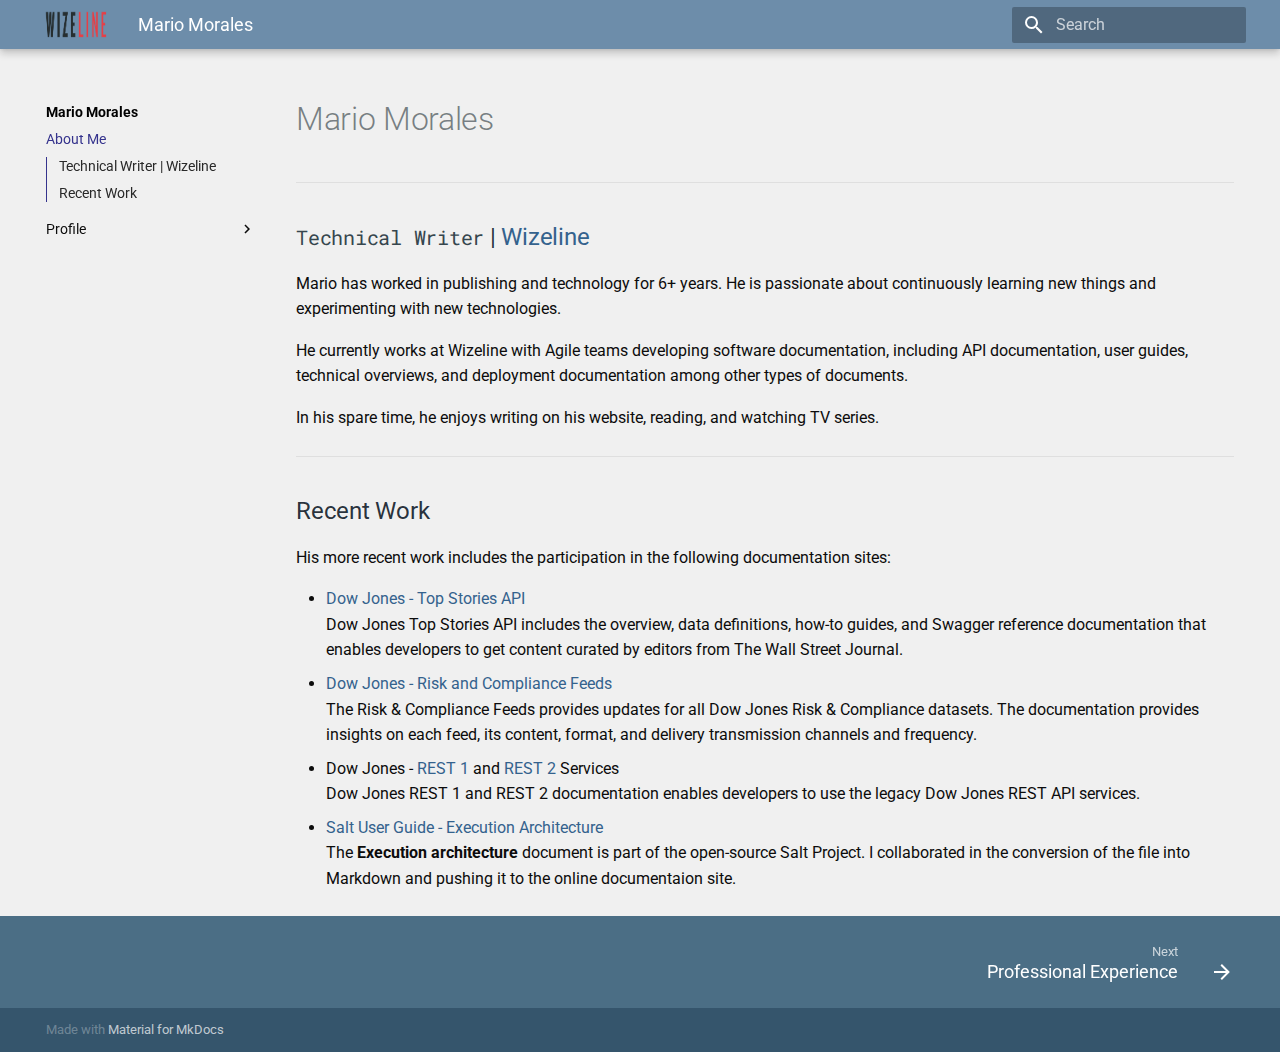
<file: docs/index.html>
<!doctype html>
<html lang="en" class="no-js">
  <head>
    
      <meta charset="utf-8">
      <meta name="viewport" content="width=device-width,initial-scale=1">
      
      
      
      
      <link rel="shortcut icon" href="assets/images/favicon.png">
      <meta name="generator" content="mkdocs-1.1.2, mkdocs-material-7.0.2">
    
    
      
        <title>Mario Morales</title>
      
    
    
      <link rel="stylesheet" href="assets/stylesheets/main.1655a90d.min.css">
      
        
        <link rel="stylesheet" href="assets/stylesheets/palette.7fa14f5b.min.css">
        
      
    
    
    
      
        
        <link rel="preconnect" href="https://fonts.gstatic.com" crossorigin>
        <link rel="stylesheet" href="https://fonts.googleapis.com/css?family=Roboto:300,400,400i,700%7CRoboto+Mono&display=fallback">
        <style>:root{--md-text-font-family:"Roboto";--md-code-font-family:"Roboto Mono"}</style>
      
    
    
    
      <link rel="stylesheet" href="css/extra.css">
    
    
      
    
    
  </head>
  
  
    
    
    
    
    
    <body dir="ltr" data-md-color-scheme="" data-md-color-primary="none" data-md-color-accent="none">
      
  
    
    <input class="md-toggle" data-md-toggle="drawer" type="checkbox" id="__drawer" autocomplete="off">
    <input class="md-toggle" data-md-toggle="search" type="checkbox" id="__search" autocomplete="off">
    <label class="md-overlay" for="__drawer"></label>
    <div data-md-component="skip">
      
        
        <a href="#mario-morales" class="md-skip">
          Skip to content
        </a>
      
    </div>
    <div data-md-component="announce">
      
    </div>
    
      

<header class="md-header" data-md-component="header">
  <nav class="md-header__inner md-grid" aria-label="Header">
    <a href="." title="Mario Morales" class="md-header__button md-logo" aria-label="Mario Morales">
      
  <img src="images/wizeline.png" alt="logo">

    </a>
    <label class="md-header__button md-icon" for="__drawer">
      <svg xmlns="http://www.w3.org/2000/svg" viewBox="0 0 24 24"><path d="M3 6h18v2H3V6m0 5h18v2H3v-2m0 5h18v2H3v-2z"/></svg>
    </label>
    <div class="md-header__title" data-md-component="header-title">
      <div class="md-header__ellipsis">
        <div class="md-header__topic">
          <span class="md-ellipsis">
            Mario Morales
          </span>
        </div>
        <div class="md-header__topic" data-md-component="header-topic">
          <span class="md-ellipsis">
            
              About Me
            
          </span>
        </div>
      </div>
    </div>
    <div class="md-header__options">
      
    </div>
    
      <label class="md-header__button md-icon" for="__search">
        <svg xmlns="http://www.w3.org/2000/svg" viewBox="0 0 24 24"><path d="M9.5 3A6.5 6.5 0 0 1 16 9.5c0 1.61-.59 3.09-1.56 4.23l.27.27h.79l5 5-1.5 1.5-5-5v-.79l-.27-.27A6.516 6.516 0 0 1 9.5 16 6.5 6.5 0 0 1 3 9.5 6.5 6.5 0 0 1 9.5 3m0 2C7 5 5 7 5 9.5S7 14 9.5 14 14 12 14 9.5 12 5 9.5 5z"/></svg>
      </label>
      
<div class="md-search" data-md-component="search" role="dialog">
  <label class="md-search__overlay" for="__search"></label>
  <div class="md-search__inner" role="search">
    <form class="md-search__form" name="search">
      <input type="text" class="md-search__input" name="query" aria-label="Search" placeholder="Search" autocapitalize="off" autocorrect="off" autocomplete="off" spellcheck="false" data-md-component="search-query" data-md-state="active" required>
      <label class="md-search__icon md-icon" for="__search">
        <svg xmlns="http://www.w3.org/2000/svg" viewBox="0 0 24 24"><path d="M9.5 3A6.5 6.5 0 0 1 16 9.5c0 1.61-.59 3.09-1.56 4.23l.27.27h.79l5 5-1.5 1.5-5-5v-.79l-.27-.27A6.516 6.516 0 0 1 9.5 16 6.5 6.5 0 0 1 3 9.5 6.5 6.5 0 0 1 9.5 3m0 2C7 5 5 7 5 9.5S7 14 9.5 14 14 12 14 9.5 12 5 9.5 5z"/></svg>
        <svg xmlns="http://www.w3.org/2000/svg" viewBox="0 0 24 24"><path d="M20 11v2H8l5.5 5.5-1.42 1.42L4.16 12l7.92-7.92L13.5 5.5 8 11h12z"/></svg>
      </label>
      <button type="reset" class="md-search__icon md-icon" aria-label="Clear" tabindex="-1">
        <svg xmlns="http://www.w3.org/2000/svg" viewBox="0 0 24 24"><path d="M19 6.41L17.59 5 12 10.59 6.41 5 5 6.41 10.59 12 5 17.59 6.41 19 12 13.41 17.59 19 19 17.59 13.41 12 19 6.41z"/></svg>
      </button>
    </form>
    <div class="md-search__output">
      <div class="md-search__scrollwrap" data-md-scrollfix>
        <div class="md-search-result" data-md-component="search-result">
          <div class="md-search-result__meta">
            Initializing search
          </div>
          <ol class="md-search-result__list"></ol>
        </div>
      </div>
    </div>
  </div>
</div>
    
    
  </nav>
</header>
    
    <div class="md-container" data-md-component="container">
      
      
        
      
      <main class="md-main" data-md-component="main">
        <div class="md-main__inner md-grid">
          
            
              
              <div class="md-sidebar md-sidebar--primary" data-md-component="sidebar" data-md-type="navigation" >
                <div class="md-sidebar__scrollwrap">
                  <div class="md-sidebar__inner">
                    




  

<nav class="md-nav md-nav--primary md-nav--integrated" aria-label="Navigation" data-md-level="0">
  <label class="md-nav__title" for="__drawer">
    <a href="." title="Mario Morales" class="md-nav__button md-logo" aria-label="Mario Morales">
      
  <img src="images/wizeline.png" alt="logo">

    </a>
    Mario Morales
  </label>
  
  <ul class="md-nav__list" data-md-scrollfix>
    
      
      
      

  
  
    
  
  
    <li class="md-nav__item md-nav__item--active">
      
      <input class="md-nav__toggle md-toggle" data-md-toggle="toc" type="checkbox" id="__toc">
      
        
      
      
        <label class="md-nav__link md-nav__link--active" for="__toc">
          About Me
          <span class="md-nav__icon md-icon"></span>
        </label>
      
      <a href="." class="md-nav__link md-nav__link--active">
        About Me
      </a>
      
        
<nav class="md-nav md-nav--secondary" aria-label="Table of contents">
  
  
    
  
  
    <label class="md-nav__title" for="__toc">
      <span class="md-nav__icon md-icon"></span>
      Table of contents
    </label>
    <ul class="md-nav__list" data-md-component="toc" data-md-scrollfix>
      
        <li class="md-nav__item">
  <a href="#technical-writer-wizeline" class="md-nav__link">
    Technical Writer | Wizeline
  </a>
  
</li>
      
        <li class="md-nav__item">
  <a href="#recent-work" class="md-nav__link">
    Recent Work
  </a>
  
</li>
      
    </ul>
  
</nav>
      
    </li>
  

    
      
      
      

  
  
  
    
    <li class="md-nav__item md-nav__item--nested">
      
      
        <input class="md-nav__toggle md-toggle" data-md-toggle="__nav_2" type="checkbox" id="__nav_2" >
      
      <label class="md-nav__link" for="__nav_2">
        Profile
        <span class="md-nav__icon md-icon"></span>
      </label>
      <nav class="md-nav" aria-label="Profile" data-md-level="1">
        <label class="md-nav__title" for="__nav_2">
          <span class="md-nav__icon md-icon"></span>
          Profile
        </label>
        <ul class="md-nav__list" data-md-scrollfix>
          
            
  
  
  
    <li class="md-nav__item">
      <a href="experience/" class="md-nav__link">
        Professional Experience
      </a>
    </li>
  

          
            
  
  
  
    <li class="md-nav__item">
      <a href="education/" class="md-nav__link">
        Education
      </a>
    </li>
  

          
            
  
  
  
    <li class="md-nav__item">
      <a href="certifications/" class="md-nav__link">
        Courses and Certifications
      </a>
    </li>
  

          
        </ul>
      </nav>
    </li>
  

    
  </ul>
</nav>
                  </div>
                </div>
              </div>
            
            
          
          <div class="md-content" data-md-component="content">
            <article class="md-content__inner md-typeset">
              
                
                
                <h1 id="mario-morales">Mario Morales</h1>
<hr />
<h2 id="technical-writer-wizeline"><code>Technical Writer</code> | <a href="https://www.wizeline.com">Wizeline</a></h2>
<p>Mario has worked in publishing and technology for 6+ years. He is passionate about continuously learning new things and experimenting with new technologies.</p>
<p>He currently works at Wizeline with Agile teams developing software documentation, including API documentation, user guides, technical overviews, and deployment documentation among other types of documents.</p>
<p>In his spare time, he enjoys writing on his website, reading, and watching TV series.</p>
<hr />
<h2 id="recent-work">Recent Work</h2>
<p>His more recent work includes the participation in the following documentation sites:</p>
<ul>
<li><a href="https://developer.dowjones.com/site/docs/newswires_apis/dow_jones_top_stories_api/index.gsp">Dow Jones - Top Stories API</a><br />
  Dow Jones Top Stories API includes the overview, data definitions, how-to guides, and Swagger reference documentation that enables developers to get content curated by editors from The Wall Street Journal.</li>
<li><a href="https://developer.dowjones.com/site/docs/risk_and_compliance_feeds/index.gsp">Dow Jones - Risk and Compliance Feeds</a><br />
  The Risk &amp; Compliance Feeds provides updates for all Dow Jones Risk &amp; Compliance datasets. The documentation provides insights on each feed, its content, format, and delivery transmission channels and frequency.</li>
<li>Dow Jones - <a href="https://developer.dowjones.com/site/docs/api_endpoint_reference/rest_1/index.gsp">REST 1</a> and <a href="https://developer.dowjones.com/site/docs/api_endpoint_reference/rest_2/index.gsp">REST 2</a> Services<br />
  Dow Jones REST 1 and REST 2 documentation enables developers to use the legacy Dow Jones REST API services.</li>
<li><a href="https://saltstack.gitlab.io/open/docs/salt-user-guide/topics/execution-architecture.html">Salt User Guide - Execution Architecture</a><br />
  The <strong>Execution architecture</strong> document is part of the open-source Salt Project. I collaborated in the conversion of the file into Markdown and pushing it to the online documentaion site.</li>
</ul>
                
              
              
                


              
            </article>
          </div>
        </div>
      </main>
      
        
<footer class="md-footer">
  
    <nav class="md-footer__inner md-grid" aria-label="Footer">
      
      
        <a href="experience/" class="md-footer__link md-footer__link--next" rel="next">
          <div class="md-footer__title">
            <div class="md-ellipsis">
              <span class="md-footer__direction">
                Next
              </span>
              Professional Experience
            </div>
          </div>
          <div class="md-footer__button md-icon">
            <svg xmlns="http://www.w3.org/2000/svg" viewBox="0 0 24 24"><path d="M4 11v2h12l-5.5 5.5 1.42 1.42L19.84 12l-7.92-7.92L10.5 5.5 16 11H4z"/></svg>
          </div>
        </a>
      
    </nav>
  
  <div class="md-footer-meta md-typeset">
    <div class="md-footer-meta__inner md-grid">
      <div class="md-footer-copyright">
        
        Made with
        <a href="https://squidfunk.github.io/mkdocs-material/" target="_blank" rel="noopener">
          Material for MkDocs
        </a>
      </div>
      
    </div>
  </div>
</footer>
      
    </div>
    <div class="md-dialog" data-md-component="dialog">
      <div class="md-dialog__inner md-typeset"></div>
    </div>
    <script id="__config" type="application/json">{"base": ".", "features": ["toc.integrate"], "translations": {"clipboard.copy": "Copy to clipboard", "clipboard.copied": "Copied to clipboard", "search.config.lang": "en", "search.config.pipeline": "trimmer, stopWordFilter", "search.config.separator": "[\\s\\-]+", "search.placeholder": "Search", "search.result.placeholder": "Type to start searching", "search.result.none": "No matching documents", "search.result.one": "1 matching document", "search.result.other": "# matching documents", "search.result.more.one": "1 more on this page", "search.result.more.other": "# more on this page", "search.result.term.missing": "Missing"}, "search": "assets/javascripts/workers/search.f5903571.min.js", "version": null}</script>
    
    
      <script src="assets/javascripts/bundle.3981fc68.min.js"></script>
      
    
  </body>
</html>
</file>
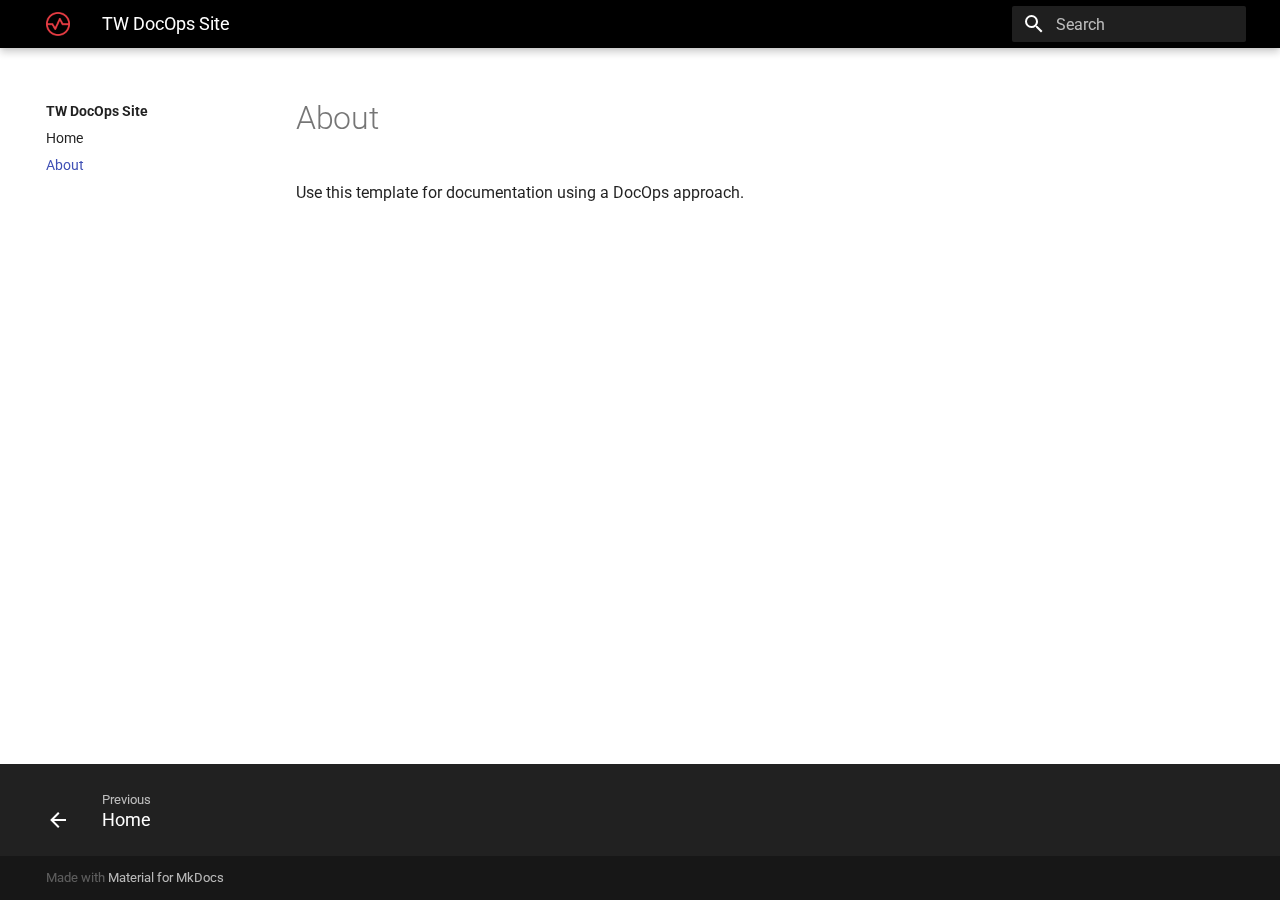
<file: docs/about/index.html>
<!doctype html>
<html lang="en" class="no-js">
  <head>
    
      <meta charset="utf-8">
      <meta name="viewport" content="width=device-width,initial-scale=1">
      
      
      
      
      <link rel="shortcut icon" href="../assets/images/favicon.png">
      <meta name="generator" content="mkdocs-1.1.2, mkdocs-material-7.0.2">
    
    
      
        <title>About - TW DocOps Site</title>
      
    
    
      <link rel="stylesheet" href="../assets/stylesheets/main.1655a90d.min.css">
      
        
        <link rel="stylesheet" href="../assets/stylesheets/palette.7fa14f5b.min.css">
        
          
          
          <meta name="theme-color" content="#000000">
        
      
    
    
    
      
        
        <link rel="preconnect" href="https://fonts.gstatic.com" crossorigin>
        <link rel="stylesheet" href="https://fonts.googleapis.com/css?family=Roboto:300,400,400i,700%7CRoboto+Mono&display=fallback">
        <style>:root{--md-text-font-family:"Roboto";--md-code-font-family:"Roboto Mono"}</style>
      
    
    
    
    
      
    
    
  </head>
  
  
    
    
    
    
    
    <body dir="ltr" data-md-color-scheme="" data-md-color-primary="black" data-md-color-accent="indigo">
      
  
    
    <input class="md-toggle" data-md-toggle="drawer" type="checkbox" id="__drawer" autocomplete="off">
    <input class="md-toggle" data-md-toggle="search" type="checkbox" id="__search" autocomplete="off">
    <label class="md-overlay" for="__drawer"></label>
    <div data-md-component="skip">
      
        
        <a href="#about" class="md-skip">
          Skip to content
        </a>
      
    </div>
    <div data-md-component="announce">
      
    </div>
    
      

<header class="md-header" data-md-component="header">
  <nav class="md-header__inner md-grid" aria-label="Header">
    <a href=".." title="TW DocOps Site" class="md-header__button md-logo" aria-label="TW DocOps Site">
      
  <img src="../images/wizeline_isotype.png" alt="logo">

    </a>
    <label class="md-header__button md-icon" for="__drawer">
      <svg xmlns="http://www.w3.org/2000/svg" viewBox="0 0 24 24"><path d="M3 6h18v2H3V6m0 5h18v2H3v-2m0 5h18v2H3v-2z"/></svg>
    </label>
    <div class="md-header__title" data-md-component="header-title">
      <div class="md-header__ellipsis">
        <div class="md-header__topic">
          <span class="md-ellipsis">
            TW DocOps Site
          </span>
        </div>
        <div class="md-header__topic" data-md-component="header-topic">
          <span class="md-ellipsis">
            
              About
            
          </span>
        </div>
      </div>
    </div>
    <div class="md-header__options">
      
    </div>
    
      <label class="md-header__button md-icon" for="__search">
        <svg xmlns="http://www.w3.org/2000/svg" viewBox="0 0 24 24"><path d="M9.5 3A6.5 6.5 0 0 1 16 9.5c0 1.61-.59 3.09-1.56 4.23l.27.27h.79l5 5-1.5 1.5-5-5v-.79l-.27-.27A6.516 6.516 0 0 1 9.5 16 6.5 6.5 0 0 1 3 9.5 6.5 6.5 0 0 1 9.5 3m0 2C7 5 5 7 5 9.5S7 14 9.5 14 14 12 14 9.5 12 5 9.5 5z"/></svg>
      </label>
      
<div class="md-search" data-md-component="search" role="dialog">
  <label class="md-search__overlay" for="__search"></label>
  <div class="md-search__inner" role="search">
    <form class="md-search__form" name="search">
      <input type="text" class="md-search__input" name="query" aria-label="Search" placeholder="Search" autocapitalize="off" autocorrect="off" autocomplete="off" spellcheck="false" data-md-component="search-query" data-md-state="active" required>
      <label class="md-search__icon md-icon" for="__search">
        <svg xmlns="http://www.w3.org/2000/svg" viewBox="0 0 24 24"><path d="M9.5 3A6.5 6.5 0 0 1 16 9.5c0 1.61-.59 3.09-1.56 4.23l.27.27h.79l5 5-1.5 1.5-5-5v-.79l-.27-.27A6.516 6.516 0 0 1 9.5 16 6.5 6.5 0 0 1 3 9.5 6.5 6.5 0 0 1 9.5 3m0 2C7 5 5 7 5 9.5S7 14 9.5 14 14 12 14 9.5 12 5 9.5 5z"/></svg>
        <svg xmlns="http://www.w3.org/2000/svg" viewBox="0 0 24 24"><path d="M20 11v2H8l5.5 5.5-1.42 1.42L4.16 12l7.92-7.92L13.5 5.5 8 11h12z"/></svg>
      </label>
      <button type="reset" class="md-search__icon md-icon" aria-label="Clear" tabindex="-1">
        <svg xmlns="http://www.w3.org/2000/svg" viewBox="0 0 24 24"><path d="M19 6.41L17.59 5 12 10.59 6.41 5 5 6.41 10.59 12 5 17.59 6.41 19 12 13.41 17.59 19 19 17.59 13.41 12 19 6.41z"/></svg>
      </button>
    </form>
    <div class="md-search__output">
      <div class="md-search__scrollwrap" data-md-scrollfix>
        <div class="md-search-result" data-md-component="search-result">
          <div class="md-search-result__meta">
            Initializing search
          </div>
          <ol class="md-search-result__list"></ol>
        </div>
      </div>
    </div>
  </div>
</div>
    
    
  </nav>
</header>
    
    <div class="md-container" data-md-component="container">
      
      
        
      
      <main class="md-main" data-md-component="main">
        <div class="md-main__inner md-grid">
          
            
              
              <div class="md-sidebar md-sidebar--primary" data-md-component="sidebar" data-md-type="navigation" >
                <div class="md-sidebar__scrollwrap">
                  <div class="md-sidebar__inner">
                    




<nav class="md-nav md-nav--primary" aria-label="Navigation" data-md-level="0">
  <label class="md-nav__title" for="__drawer">
    <a href=".." title="TW DocOps Site" class="md-nav__button md-logo" aria-label="TW DocOps Site">
      
  <img src="../images/wizeline_isotype.png" alt="logo">

    </a>
    TW DocOps Site
  </label>
  
  <ul class="md-nav__list" data-md-scrollfix>
    
      
      
      

  
  
  
    <li class="md-nav__item">
      <a href=".." class="md-nav__link">
        Home
      </a>
    </li>
  

    
      
      
      

  
  
    
  
  
    <li class="md-nav__item md-nav__item--active">
      
      <input class="md-nav__toggle md-toggle" data-md-toggle="toc" type="checkbox" id="__toc">
      
        
      
      
      <a href="./" class="md-nav__link md-nav__link--active">
        About
      </a>
      
    </li>
  

    
  </ul>
</nav>
                  </div>
                </div>
              </div>
            
            
              
              <div class="md-sidebar md-sidebar--secondary" data-md-component="sidebar" data-md-type="toc" >
                <div class="md-sidebar__scrollwrap">
                  <div class="md-sidebar__inner">
                    
<nav class="md-nav md-nav--secondary" aria-label="Table of contents">
  
  
    
  
  
</nav>
                  </div>
                </div>
              </div>
            
          
          <div class="md-content" data-md-component="content">
            <article class="md-content__inner md-typeset">
              
                
                
                <h1 id="about">About</h1>
<p>Use this template for documentation using a DocOps approach.</p>
                
              
              
                


              
            </article>
          </div>
        </div>
      </main>
      
        
<footer class="md-footer">
  
    <nav class="md-footer__inner md-grid" aria-label="Footer">
      
        <a href=".." class="md-footer__link md-footer__link--prev" rel="prev">
          <div class="md-footer__button md-icon">
            <svg xmlns="http://www.w3.org/2000/svg" viewBox="0 0 24 24"><path d="M20 11v2H8l5.5 5.5-1.42 1.42L4.16 12l7.92-7.92L13.5 5.5 8 11h12z"/></svg>
          </div>
          <div class="md-footer__title">
            <div class="md-ellipsis">
              <span class="md-footer__direction">
                Previous
              </span>
              Home
            </div>
          </div>
        </a>
      
      
    </nav>
  
  <div class="md-footer-meta md-typeset">
    <div class="md-footer-meta__inner md-grid">
      <div class="md-footer-copyright">
        
        Made with
        <a href="https://squidfunk.github.io/mkdocs-material/" target="_blank" rel="noopener">
          Material for MkDocs
        </a>
      </div>
      
    </div>
  </div>
</footer>
      
    </div>
    <div class="md-dialog" data-md-component="dialog">
      <div class="md-dialog__inner md-typeset"></div>
    </div>
    <script id="__config" type="application/json">{"base": "..", "features": [], "translations": {"clipboard.copy": "Copy to clipboard", "clipboard.copied": "Copied to clipboard", "search.config.lang": "en", "search.config.pipeline": "trimmer, stopWordFilter", "search.config.separator": "[\\s\\-]+", "search.placeholder": "Search", "search.result.placeholder": "Type to start searching", "search.result.none": "No matching documents", "search.result.one": "1 matching document", "search.result.other": "# matching documents", "search.result.more.one": "1 more on this page", "search.result.more.other": "# more on this page", "search.result.term.missing": "Missing"}, "search": "../assets/javascripts/workers/search.f5903571.min.js", "version": null}</script>
    
    
      <script src="../assets/javascripts/bundle.3981fc68.min.js"></script>
      
    
  </body>
</html>
</file>
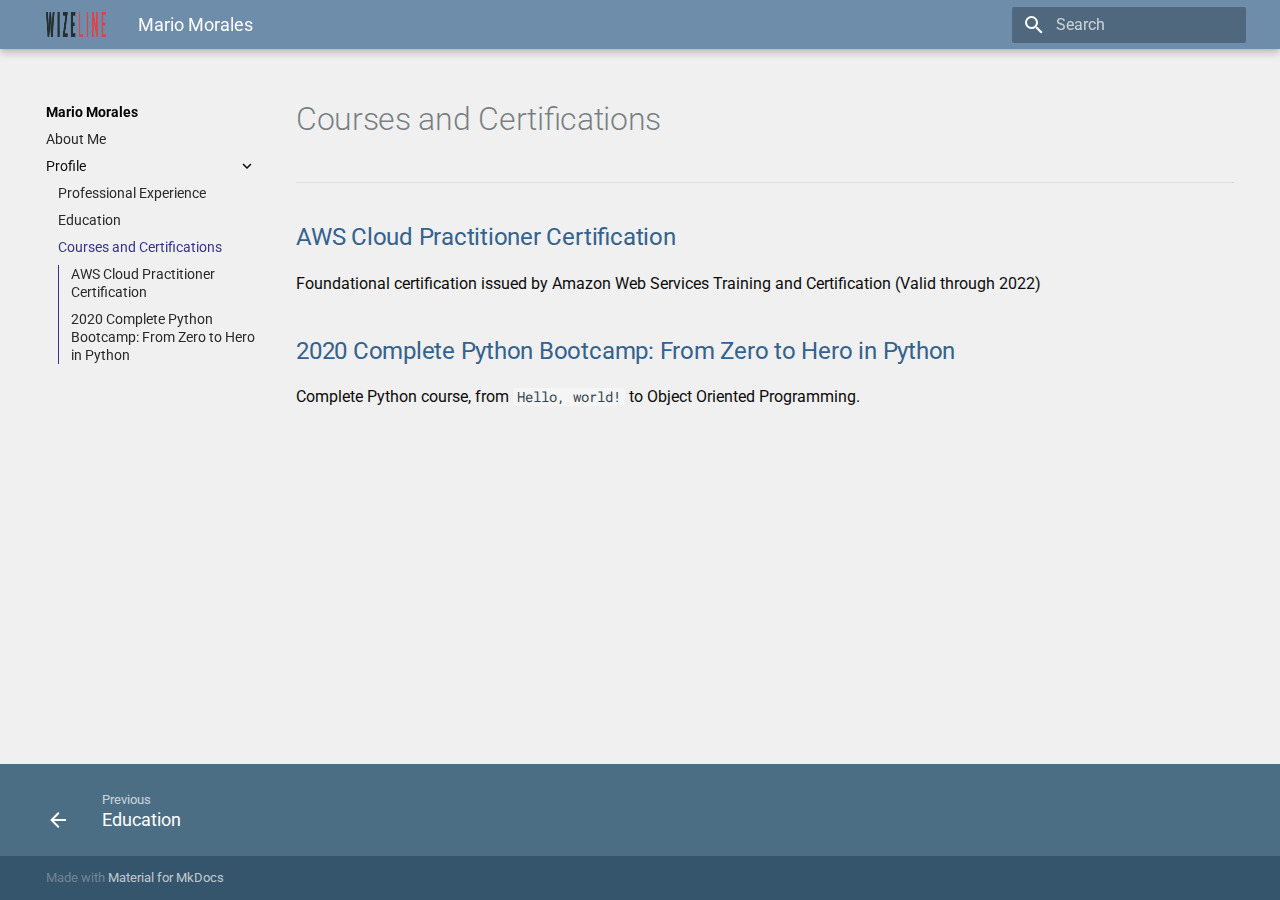
<file: docs/certifications/index.html>
<!doctype html>
<html lang="en" class="no-js">
  <head>
    
      <meta charset="utf-8">
      <meta name="viewport" content="width=device-width,initial-scale=1">
      
      
      
      
      <link rel="shortcut icon" href="../assets/images/favicon.png">
      <meta name="generator" content="mkdocs-1.1.2, mkdocs-material-7.0.2">
    
    
      
        <title>Courses and Certifications - Mario Morales</title>
      
    
    
      <link rel="stylesheet" href="../assets/stylesheets/main.1655a90d.min.css">
      
        
        <link rel="stylesheet" href="../assets/stylesheets/palette.7fa14f5b.min.css">
        
      
    
    
    
      
        
        <link rel="preconnect" href="https://fonts.gstatic.com" crossorigin>
        <link rel="stylesheet" href="https://fonts.googleapis.com/css?family=Roboto:300,400,400i,700%7CRoboto+Mono&display=fallback">
        <style>:root{--md-text-font-family:"Roboto";--md-code-font-family:"Roboto Mono"}</style>
      
    
    
    
      <link rel="stylesheet" href="../css/extra.css">
    
    
      
    
    
  </head>
  
  
    
    
    
    
    
    <body dir="ltr" data-md-color-scheme="" data-md-color-primary="none" data-md-color-accent="none">
      
  
    
    <input class="md-toggle" data-md-toggle="drawer" type="checkbox" id="__drawer" autocomplete="off">
    <input class="md-toggle" data-md-toggle="search" type="checkbox" id="__search" autocomplete="off">
    <label class="md-overlay" for="__drawer"></label>
    <div data-md-component="skip">
      
        
        <a href="#courses-and-certifications" class="md-skip">
          Skip to content
        </a>
      
    </div>
    <div data-md-component="announce">
      
    </div>
    
      

<header class="md-header" data-md-component="header">
  <nav class="md-header__inner md-grid" aria-label="Header">
    <a href=".." title="Mario Morales" class="md-header__button md-logo" aria-label="Mario Morales">
      
  <img src="../images/wizeline.png" alt="logo">

    </a>
    <label class="md-header__button md-icon" for="__drawer">
      <svg xmlns="http://www.w3.org/2000/svg" viewBox="0 0 24 24"><path d="M3 6h18v2H3V6m0 5h18v2H3v-2m0 5h18v2H3v-2z"/></svg>
    </label>
    <div class="md-header__title" data-md-component="header-title">
      <div class="md-header__ellipsis">
        <div class="md-header__topic">
          <span class="md-ellipsis">
            Mario Morales
          </span>
        </div>
        <div class="md-header__topic" data-md-component="header-topic">
          <span class="md-ellipsis">
            
              Courses and Certifications
            
          </span>
        </div>
      </div>
    </div>
    <div class="md-header__options">
      
    </div>
    
      <label class="md-header__button md-icon" for="__search">
        <svg xmlns="http://www.w3.org/2000/svg" viewBox="0 0 24 24"><path d="M9.5 3A6.5 6.5 0 0 1 16 9.5c0 1.61-.59 3.09-1.56 4.23l.27.27h.79l5 5-1.5 1.5-5-5v-.79l-.27-.27A6.516 6.516 0 0 1 9.5 16 6.5 6.5 0 0 1 3 9.5 6.5 6.5 0 0 1 9.5 3m0 2C7 5 5 7 5 9.5S7 14 9.5 14 14 12 14 9.5 12 5 9.5 5z"/></svg>
      </label>
      
<div class="md-search" data-md-component="search" role="dialog">
  <label class="md-search__overlay" for="__search"></label>
  <div class="md-search__inner" role="search">
    <form class="md-search__form" name="search">
      <input type="text" class="md-search__input" name="query" aria-label="Search" placeholder="Search" autocapitalize="off" autocorrect="off" autocomplete="off" spellcheck="false" data-md-component="search-query" data-md-state="active" required>
      <label class="md-search__icon md-icon" for="__search">
        <svg xmlns="http://www.w3.org/2000/svg" viewBox="0 0 24 24"><path d="M9.5 3A6.5 6.5 0 0 1 16 9.5c0 1.61-.59 3.09-1.56 4.23l.27.27h.79l5 5-1.5 1.5-5-5v-.79l-.27-.27A6.516 6.516 0 0 1 9.5 16 6.5 6.5 0 0 1 3 9.5 6.5 6.5 0 0 1 9.5 3m0 2C7 5 5 7 5 9.5S7 14 9.5 14 14 12 14 9.5 12 5 9.5 5z"/></svg>
        <svg xmlns="http://www.w3.org/2000/svg" viewBox="0 0 24 24"><path d="M20 11v2H8l5.5 5.5-1.42 1.42L4.16 12l7.92-7.92L13.5 5.5 8 11h12z"/></svg>
      </label>
      <button type="reset" class="md-search__icon md-icon" aria-label="Clear" tabindex="-1">
        <svg xmlns="http://www.w3.org/2000/svg" viewBox="0 0 24 24"><path d="M19 6.41L17.59 5 12 10.59 6.41 5 5 6.41 10.59 12 5 17.59 6.41 19 12 13.41 17.59 19 19 17.59 13.41 12 19 6.41z"/></svg>
      </button>
    </form>
    <div class="md-search__output">
      <div class="md-search__scrollwrap" data-md-scrollfix>
        <div class="md-search-result" data-md-component="search-result">
          <div class="md-search-result__meta">
            Initializing search
          </div>
          <ol class="md-search-result__list"></ol>
        </div>
      </div>
    </div>
  </div>
</div>
    
    
  </nav>
</header>
    
    <div class="md-container" data-md-component="container">
      
      
        
      
      <main class="md-main" data-md-component="main">
        <div class="md-main__inner md-grid">
          
            
              
              <div class="md-sidebar md-sidebar--primary" data-md-component="sidebar" data-md-type="navigation" >
                <div class="md-sidebar__scrollwrap">
                  <div class="md-sidebar__inner">
                    




  

<nav class="md-nav md-nav--primary md-nav--integrated" aria-label="Navigation" data-md-level="0">
  <label class="md-nav__title" for="__drawer">
    <a href=".." title="Mario Morales" class="md-nav__button md-logo" aria-label="Mario Morales">
      
  <img src="../images/wizeline.png" alt="logo">

    </a>
    Mario Morales
  </label>
  
  <ul class="md-nav__list" data-md-scrollfix>
    
      
      
      

  
  
  
    <li class="md-nav__item">
      <a href=".." class="md-nav__link">
        About Me
      </a>
    </li>
  

    
      
      
      

  
  
    
  
  
    
    <li class="md-nav__item md-nav__item--active md-nav__item--nested">
      
      
        <input class="md-nav__toggle md-toggle" data-md-toggle="__nav_2" type="checkbox" id="__nav_2" checked>
      
      <label class="md-nav__link" for="__nav_2">
        Profile
        <span class="md-nav__icon md-icon"></span>
      </label>
      <nav class="md-nav" aria-label="Profile" data-md-level="1">
        <label class="md-nav__title" for="__nav_2">
          <span class="md-nav__icon md-icon"></span>
          Profile
        </label>
        <ul class="md-nav__list" data-md-scrollfix>
          
            
  
  
  
    <li class="md-nav__item">
      <a href="../experience/" class="md-nav__link">
        Professional Experience
      </a>
    </li>
  

          
            
  
  
  
    <li class="md-nav__item">
      <a href="../education/" class="md-nav__link">
        Education
      </a>
    </li>
  

          
            
  
  
    
  
  
    <li class="md-nav__item md-nav__item--active">
      
      <input class="md-nav__toggle md-toggle" data-md-toggle="toc" type="checkbox" id="__toc">
      
        
      
      
        <label class="md-nav__link md-nav__link--active" for="__toc">
          Courses and Certifications
          <span class="md-nav__icon md-icon"></span>
        </label>
      
      <a href="./" class="md-nav__link md-nav__link--active">
        Courses and Certifications
      </a>
      
        
<nav class="md-nav md-nav--secondary" aria-label="Table of contents">
  
  
    
  
  
    <label class="md-nav__title" for="__toc">
      <span class="md-nav__icon md-icon"></span>
      Table of contents
    </label>
    <ul class="md-nav__list" data-md-component="toc" data-md-scrollfix>
      
        <li class="md-nav__item">
  <a href="#aws-cloud-practitioner-certification" class="md-nav__link">
    AWS Cloud Practitioner Certification
  </a>
  
</li>
      
        <li class="md-nav__item">
  <a href="#2020-complete-python-bootcamp-from-zero-to-hero-in-python" class="md-nav__link">
    2020 Complete Python Bootcamp: From Zero to Hero in Python
  </a>
  
</li>
      
    </ul>
  
</nav>
      
    </li>
  

          
        </ul>
      </nav>
    </li>
  

    
  </ul>
</nav>
                  </div>
                </div>
              </div>
            
            
          
          <div class="md-content" data-md-component="content">
            <article class="md-content__inner md-typeset">
              
                
                
                <h1 id="courses-and-certifications">Courses and Certifications</h1>
<hr />
<h2 id="aws-cloud-practitioner-certification"><a href="https://www.credly.com/badges/7e6d6336-252b-4e1d-b3af-305ecab24b3e/linked_in_profile">AWS Cloud Practitioner Certification</a></h2>
<p>Foundational certification issued by Amazon Web Services Training and Certification (Valid through 2022)</p>
<h2 id="2020-complete-python-bootcamp-from-zero-to-hero-in-python"><a href="https://www.udemy.com/certificate/UC-1f90c1be-c1ac-429e-923f-f3fd87a482bb/">2020 Complete Python Bootcamp: From Zero to Hero in Python</a></h2>
<p>Complete Python course, from <code>Hello, world!</code> to Object Oriented Programming.</p>
                
              
              
                


              
            </article>
          </div>
        </div>
      </main>
      
        
<footer class="md-footer">
  
    <nav class="md-footer__inner md-grid" aria-label="Footer">
      
        <a href="../education/" class="md-footer__link md-footer__link--prev" rel="prev">
          <div class="md-footer__button md-icon">
            <svg xmlns="http://www.w3.org/2000/svg" viewBox="0 0 24 24"><path d="M20 11v2H8l5.5 5.5-1.42 1.42L4.16 12l7.92-7.92L13.5 5.5 8 11h12z"/></svg>
          </div>
          <div class="md-footer__title">
            <div class="md-ellipsis">
              <span class="md-footer__direction">
                Previous
              </span>
              Education
            </div>
          </div>
        </a>
      
      
    </nav>
  
  <div class="md-footer-meta md-typeset">
    <div class="md-footer-meta__inner md-grid">
      <div class="md-footer-copyright">
        
        Made with
        <a href="https://squidfunk.github.io/mkdocs-material/" target="_blank" rel="noopener">
          Material for MkDocs
        </a>
      </div>
      
    </div>
  </div>
</footer>
      
    </div>
    <div class="md-dialog" data-md-component="dialog">
      <div class="md-dialog__inner md-typeset"></div>
    </div>
    <script id="__config" type="application/json">{"base": "..", "features": ["toc.integrate"], "translations": {"clipboard.copy": "Copy to clipboard", "clipboard.copied": "Copied to clipboard", "search.config.lang": "en", "search.config.pipeline": "trimmer, stopWordFilter", "search.config.separator": "[\\s\\-]+", "search.placeholder": "Search", "search.result.placeholder": "Type to start searching", "search.result.none": "No matching documents", "search.result.one": "1 matching document", "search.result.other": "# matching documents", "search.result.more.one": "1 more on this page", "search.result.more.other": "# more on this page", "search.result.term.missing": "Missing"}, "search": "../assets/javascripts/workers/search.f5903571.min.js", "version": null}</script>
    
    
      <script src="../assets/javascripts/bundle.3981fc68.min.js"></script>
      
    
  </body>
</html>
</file>
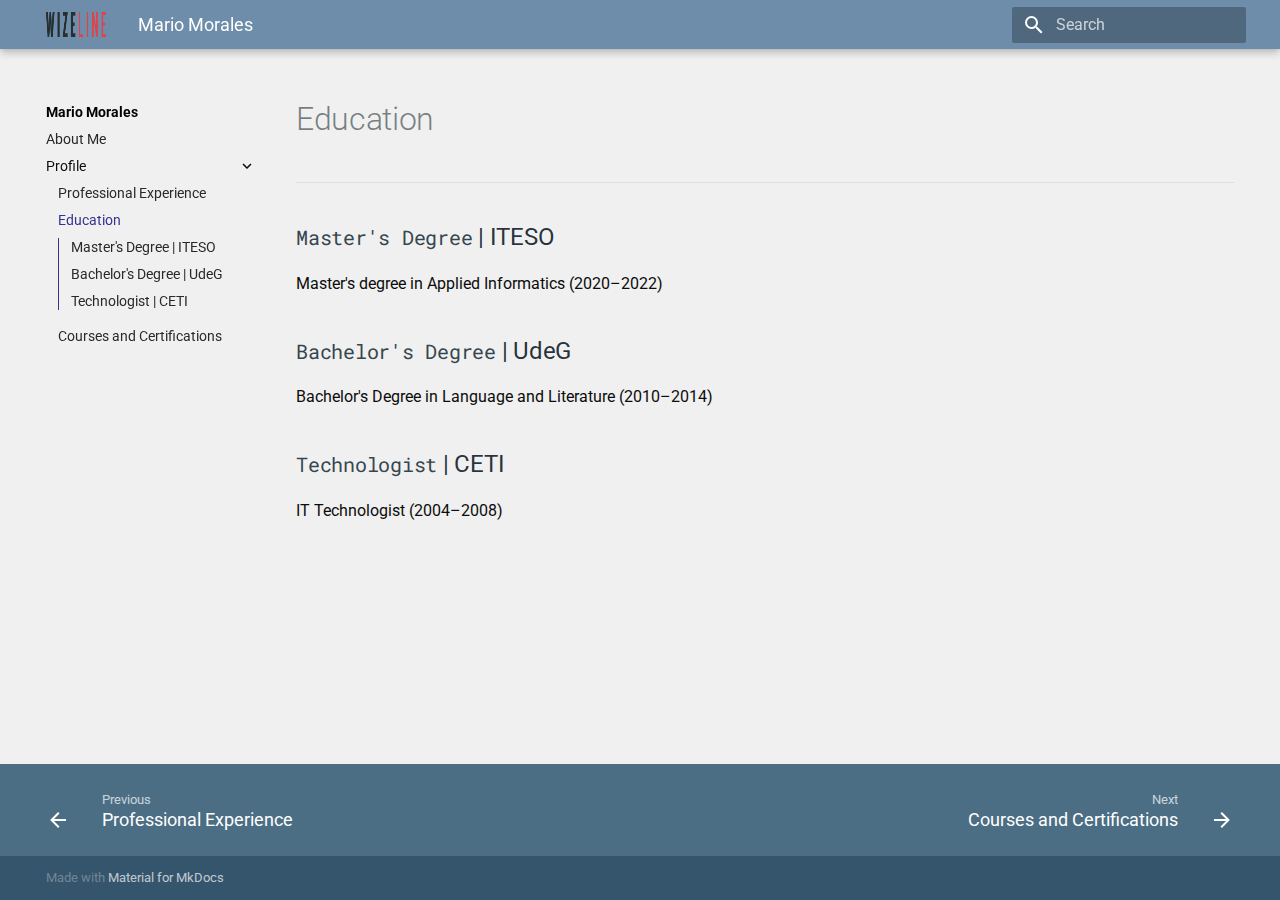
<file: docs/education/index.html>
<!doctype html>
<html lang="en" class="no-js">
  <head>
    
      <meta charset="utf-8">
      <meta name="viewport" content="width=device-width,initial-scale=1">
      
      
      
      
      <link rel="shortcut icon" href="../assets/images/favicon.png">
      <meta name="generator" content="mkdocs-1.1.2, mkdocs-material-7.0.2">
    
    
      
        <title>Education - Mario Morales</title>
      
    
    
      <link rel="stylesheet" href="../assets/stylesheets/main.1655a90d.min.css">
      
        
        <link rel="stylesheet" href="../assets/stylesheets/palette.7fa14f5b.min.css">
        
      
    
    
    
      
        
        <link rel="preconnect" href="https://fonts.gstatic.com" crossorigin>
        <link rel="stylesheet" href="https://fonts.googleapis.com/css?family=Roboto:300,400,400i,700%7CRoboto+Mono&display=fallback">
        <style>:root{--md-text-font-family:"Roboto";--md-code-font-family:"Roboto Mono"}</style>
      
    
    
    
      <link rel="stylesheet" href="../css/extra.css">
    
    
      
    
    
  </head>
  
  
    
    
    
    
    
    <body dir="ltr" data-md-color-scheme="" data-md-color-primary="none" data-md-color-accent="none">
      
  
    
    <input class="md-toggle" data-md-toggle="drawer" type="checkbox" id="__drawer" autocomplete="off">
    <input class="md-toggle" data-md-toggle="search" type="checkbox" id="__search" autocomplete="off">
    <label class="md-overlay" for="__drawer"></label>
    <div data-md-component="skip">
      
        
        <a href="#education" class="md-skip">
          Skip to content
        </a>
      
    </div>
    <div data-md-component="announce">
      
    </div>
    
      

<header class="md-header" data-md-component="header">
  <nav class="md-header__inner md-grid" aria-label="Header">
    <a href=".." title="Mario Morales" class="md-header__button md-logo" aria-label="Mario Morales">
      
  <img src="../images/wizeline.png" alt="logo">

    </a>
    <label class="md-header__button md-icon" for="__drawer">
      <svg xmlns="http://www.w3.org/2000/svg" viewBox="0 0 24 24"><path d="M3 6h18v2H3V6m0 5h18v2H3v-2m0 5h18v2H3v-2z"/></svg>
    </label>
    <div class="md-header__title" data-md-component="header-title">
      <div class="md-header__ellipsis">
        <div class="md-header__topic">
          <span class="md-ellipsis">
            Mario Morales
          </span>
        </div>
        <div class="md-header__topic" data-md-component="header-topic">
          <span class="md-ellipsis">
            
              Education
            
          </span>
        </div>
      </div>
    </div>
    <div class="md-header__options">
      
    </div>
    
      <label class="md-header__button md-icon" for="__search">
        <svg xmlns="http://www.w3.org/2000/svg" viewBox="0 0 24 24"><path d="M9.5 3A6.5 6.5 0 0 1 16 9.5c0 1.61-.59 3.09-1.56 4.23l.27.27h.79l5 5-1.5 1.5-5-5v-.79l-.27-.27A6.516 6.516 0 0 1 9.5 16 6.5 6.5 0 0 1 3 9.5 6.5 6.5 0 0 1 9.5 3m0 2C7 5 5 7 5 9.5S7 14 9.5 14 14 12 14 9.5 12 5 9.5 5z"/></svg>
      </label>
      
<div class="md-search" data-md-component="search" role="dialog">
  <label class="md-search__overlay" for="__search"></label>
  <div class="md-search__inner" role="search">
    <form class="md-search__form" name="search">
      <input type="text" class="md-search__input" name="query" aria-label="Search" placeholder="Search" autocapitalize="off" autocorrect="off" autocomplete="off" spellcheck="false" data-md-component="search-query" data-md-state="active" required>
      <label class="md-search__icon md-icon" for="__search">
        <svg xmlns="http://www.w3.org/2000/svg" viewBox="0 0 24 24"><path d="M9.5 3A6.5 6.5 0 0 1 16 9.5c0 1.61-.59 3.09-1.56 4.23l.27.27h.79l5 5-1.5 1.5-5-5v-.79l-.27-.27A6.516 6.516 0 0 1 9.5 16 6.5 6.5 0 0 1 3 9.5 6.5 6.5 0 0 1 9.5 3m0 2C7 5 5 7 5 9.5S7 14 9.5 14 14 12 14 9.5 12 5 9.5 5z"/></svg>
        <svg xmlns="http://www.w3.org/2000/svg" viewBox="0 0 24 24"><path d="M20 11v2H8l5.5 5.5-1.42 1.42L4.16 12l7.92-7.92L13.5 5.5 8 11h12z"/></svg>
      </label>
      <button type="reset" class="md-search__icon md-icon" aria-label="Clear" tabindex="-1">
        <svg xmlns="http://www.w3.org/2000/svg" viewBox="0 0 24 24"><path d="M19 6.41L17.59 5 12 10.59 6.41 5 5 6.41 10.59 12 5 17.59 6.41 19 12 13.41 17.59 19 19 17.59 13.41 12 19 6.41z"/></svg>
      </button>
    </form>
    <div class="md-search__output">
      <div class="md-search__scrollwrap" data-md-scrollfix>
        <div class="md-search-result" data-md-component="search-result">
          <div class="md-search-result__meta">
            Initializing search
          </div>
          <ol class="md-search-result__list"></ol>
        </div>
      </div>
    </div>
  </div>
</div>
    
    
  </nav>
</header>
    
    <div class="md-container" data-md-component="container">
      
      
        
      
      <main class="md-main" data-md-component="main">
        <div class="md-main__inner md-grid">
          
            
              
              <div class="md-sidebar md-sidebar--primary" data-md-component="sidebar" data-md-type="navigation" >
                <div class="md-sidebar__scrollwrap">
                  <div class="md-sidebar__inner">
                    




  

<nav class="md-nav md-nav--primary md-nav--integrated" aria-label="Navigation" data-md-level="0">
  <label class="md-nav__title" for="__drawer">
    <a href=".." title="Mario Morales" class="md-nav__button md-logo" aria-label="Mario Morales">
      
  <img src="../images/wizeline.png" alt="logo">

    </a>
    Mario Morales
  </label>
  
  <ul class="md-nav__list" data-md-scrollfix>
    
      
      
      

  
  
  
    <li class="md-nav__item">
      <a href=".." class="md-nav__link">
        About Me
      </a>
    </li>
  

    
      
      
      

  
  
    
  
  
    
    <li class="md-nav__item md-nav__item--active md-nav__item--nested">
      
      
        <input class="md-nav__toggle md-toggle" data-md-toggle="__nav_2" type="checkbox" id="__nav_2" checked>
      
      <label class="md-nav__link" for="__nav_2">
        Profile
        <span class="md-nav__icon md-icon"></span>
      </label>
      <nav class="md-nav" aria-label="Profile" data-md-level="1">
        <label class="md-nav__title" for="__nav_2">
          <span class="md-nav__icon md-icon"></span>
          Profile
        </label>
        <ul class="md-nav__list" data-md-scrollfix>
          
            
  
  
  
    <li class="md-nav__item">
      <a href="../experience/" class="md-nav__link">
        Professional Experience
      </a>
    </li>
  

          
            
  
  
    
  
  
    <li class="md-nav__item md-nav__item--active">
      
      <input class="md-nav__toggle md-toggle" data-md-toggle="toc" type="checkbox" id="__toc">
      
        
      
      
        <label class="md-nav__link md-nav__link--active" for="__toc">
          Education
          <span class="md-nav__icon md-icon"></span>
        </label>
      
      <a href="./" class="md-nav__link md-nav__link--active">
        Education
      </a>
      
        
<nav class="md-nav md-nav--secondary" aria-label="Table of contents">
  
  
    
  
  
    <label class="md-nav__title" for="__toc">
      <span class="md-nav__icon md-icon"></span>
      Table of contents
    </label>
    <ul class="md-nav__list" data-md-component="toc" data-md-scrollfix>
      
        <li class="md-nav__item">
  <a href="#masters-degree-iteso" class="md-nav__link">
    Master's Degree | ITESO
  </a>
  
</li>
      
        <li class="md-nav__item">
  <a href="#bachelors-degree-udeg" class="md-nav__link">
    Bachelor's Degree | UdeG
  </a>
  
</li>
      
        <li class="md-nav__item">
  <a href="#technologist-ceti" class="md-nav__link">
    Technologist | CETI
  </a>
  
</li>
      
    </ul>
  
</nav>
      
    </li>
  

          
            
  
  
  
    <li class="md-nav__item">
      <a href="../certifications/" class="md-nav__link">
        Courses and Certifications
      </a>
    </li>
  

          
        </ul>
      </nav>
    </li>
  

    
  </ul>
</nav>
                  </div>
                </div>
              </div>
            
            
          
          <div class="md-content" data-md-component="content">
            <article class="md-content__inner md-typeset">
              
                
                
                <h1 id="education">Education</h1>
<hr />
<h2 id="masters-degree-iteso"><code>Master's Degree</code> | ITESO</h2>
<p>Master's degree in Applied Informatics (2020–2022)</p>
<h2 id="bachelors-degree-udeg"><code>Bachelor's Degree</code> | UdeG</h2>
<p>Bachelor's Degree in Language and Literature (2010–2014)</p>
<h2 id="technologist-ceti"><code>Technologist</code> | CETI</h2>
<p>IT Technologist (2004–2008)</p>
                
              
              
                


              
            </article>
          </div>
        </div>
      </main>
      
        
<footer class="md-footer">
  
    <nav class="md-footer__inner md-grid" aria-label="Footer">
      
        <a href="../experience/" class="md-footer__link md-footer__link--prev" rel="prev">
          <div class="md-footer__button md-icon">
            <svg xmlns="http://www.w3.org/2000/svg" viewBox="0 0 24 24"><path d="M20 11v2H8l5.5 5.5-1.42 1.42L4.16 12l7.92-7.92L13.5 5.5 8 11h12z"/></svg>
          </div>
          <div class="md-footer__title">
            <div class="md-ellipsis">
              <span class="md-footer__direction">
                Previous
              </span>
              Professional Experience
            </div>
          </div>
        </a>
      
      
        <a href="../certifications/" class="md-footer__link md-footer__link--next" rel="next">
          <div class="md-footer__title">
            <div class="md-ellipsis">
              <span class="md-footer__direction">
                Next
              </span>
              Courses and Certifications
            </div>
          </div>
          <div class="md-footer__button md-icon">
            <svg xmlns="http://www.w3.org/2000/svg" viewBox="0 0 24 24"><path d="M4 11v2h12l-5.5 5.5 1.42 1.42L19.84 12l-7.92-7.92L10.5 5.5 16 11H4z"/></svg>
          </div>
        </a>
      
    </nav>
  
  <div class="md-footer-meta md-typeset">
    <div class="md-footer-meta__inner md-grid">
      <div class="md-footer-copyright">
        
        Made with
        <a href="https://squidfunk.github.io/mkdocs-material/" target="_blank" rel="noopener">
          Material for MkDocs
        </a>
      </div>
      
    </div>
  </div>
</footer>
      
    </div>
    <div class="md-dialog" data-md-component="dialog">
      <div class="md-dialog__inner md-typeset"></div>
    </div>
    <script id="__config" type="application/json">{"base": "..", "features": ["toc.integrate"], "translations": {"clipboard.copy": "Copy to clipboard", "clipboard.copied": "Copied to clipboard", "search.config.lang": "en", "search.config.pipeline": "trimmer, stopWordFilter", "search.config.separator": "[\\s\\-]+", "search.placeholder": "Search", "search.result.placeholder": "Type to start searching", "search.result.none": "No matching documents", "search.result.one": "1 matching document", "search.result.other": "# matching documents", "search.result.more.one": "1 more on this page", "search.result.more.other": "# more on this page", "search.result.term.missing": "Missing"}, "search": "../assets/javascripts/workers/search.f5903571.min.js", "version": null}</script>
    
    
      <script src="../assets/javascripts/bundle.3981fc68.min.js"></script>
      
    
  </body>
</html>
</file>
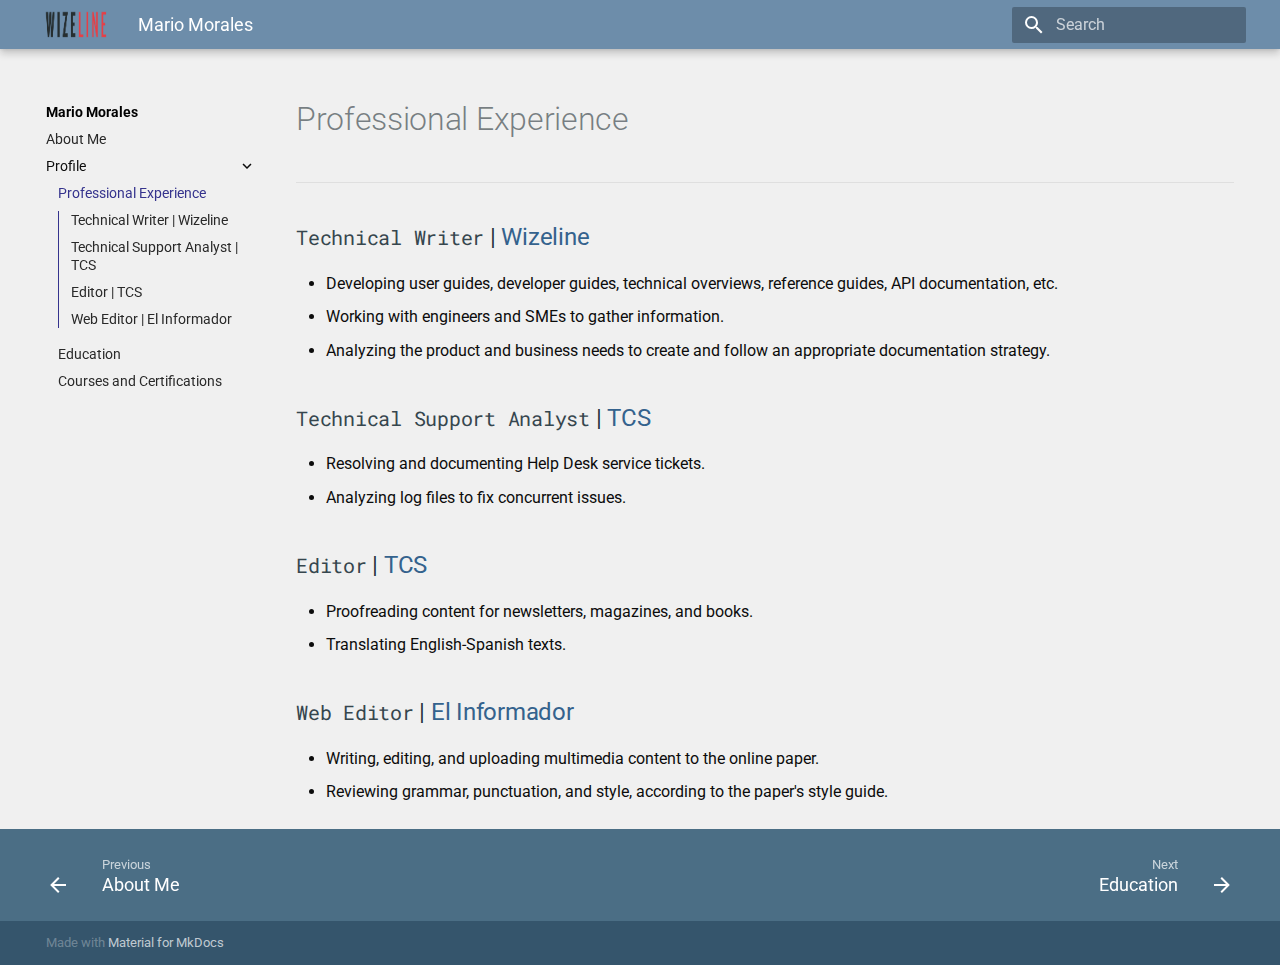
<file: docs/experience/index.html>
<!doctype html>
<html lang="en" class="no-js">
  <head>
    
      <meta charset="utf-8">
      <meta name="viewport" content="width=device-width,initial-scale=1">
      
      
      
      
      <link rel="shortcut icon" href="../assets/images/favicon.png">
      <meta name="generator" content="mkdocs-1.1.2, mkdocs-material-7.0.2">
    
    
      
        <title>Professional Experience - Mario Morales</title>
      
    
    
      <link rel="stylesheet" href="../assets/stylesheets/main.1655a90d.min.css">
      
        
        <link rel="stylesheet" href="../assets/stylesheets/palette.7fa14f5b.min.css">
        
      
    
    
    
      
        
        <link rel="preconnect" href="https://fonts.gstatic.com" crossorigin>
        <link rel="stylesheet" href="https://fonts.googleapis.com/css?family=Roboto:300,400,400i,700%7CRoboto+Mono&display=fallback">
        <style>:root{--md-text-font-family:"Roboto";--md-code-font-family:"Roboto Mono"}</style>
      
    
    
    
      <link rel="stylesheet" href="../css/extra.css">
    
    
      
    
    
  </head>
  
  
    
    
    
    
    
    <body dir="ltr" data-md-color-scheme="" data-md-color-primary="none" data-md-color-accent="none">
      
  
    
    <input class="md-toggle" data-md-toggle="drawer" type="checkbox" id="__drawer" autocomplete="off">
    <input class="md-toggle" data-md-toggle="search" type="checkbox" id="__search" autocomplete="off">
    <label class="md-overlay" for="__drawer"></label>
    <div data-md-component="skip">
      
        
        <a href="#professional-experience" class="md-skip">
          Skip to content
        </a>
      
    </div>
    <div data-md-component="announce">
      
    </div>
    
      

<header class="md-header" data-md-component="header">
  <nav class="md-header__inner md-grid" aria-label="Header">
    <a href=".." title="Mario Morales" class="md-header__button md-logo" aria-label="Mario Morales">
      
  <img src="../images/wizeline.png" alt="logo">

    </a>
    <label class="md-header__button md-icon" for="__drawer">
      <svg xmlns="http://www.w3.org/2000/svg" viewBox="0 0 24 24"><path d="M3 6h18v2H3V6m0 5h18v2H3v-2m0 5h18v2H3v-2z"/></svg>
    </label>
    <div class="md-header__title" data-md-component="header-title">
      <div class="md-header__ellipsis">
        <div class="md-header__topic">
          <span class="md-ellipsis">
            Mario Morales
          </span>
        </div>
        <div class="md-header__topic" data-md-component="header-topic">
          <span class="md-ellipsis">
            
              Professional Experience
            
          </span>
        </div>
      </div>
    </div>
    <div class="md-header__options">
      
    </div>
    
      <label class="md-header__button md-icon" for="__search">
        <svg xmlns="http://www.w3.org/2000/svg" viewBox="0 0 24 24"><path d="M9.5 3A6.5 6.5 0 0 1 16 9.5c0 1.61-.59 3.09-1.56 4.23l.27.27h.79l5 5-1.5 1.5-5-5v-.79l-.27-.27A6.516 6.516 0 0 1 9.5 16 6.5 6.5 0 0 1 3 9.5 6.5 6.5 0 0 1 9.5 3m0 2C7 5 5 7 5 9.5S7 14 9.5 14 14 12 14 9.5 12 5 9.5 5z"/></svg>
      </label>
      
<div class="md-search" data-md-component="search" role="dialog">
  <label class="md-search__overlay" for="__search"></label>
  <div class="md-search__inner" role="search">
    <form class="md-search__form" name="search">
      <input type="text" class="md-search__input" name="query" aria-label="Search" placeholder="Search" autocapitalize="off" autocorrect="off" autocomplete="off" spellcheck="false" data-md-component="search-query" data-md-state="active" required>
      <label class="md-search__icon md-icon" for="__search">
        <svg xmlns="http://www.w3.org/2000/svg" viewBox="0 0 24 24"><path d="M9.5 3A6.5 6.5 0 0 1 16 9.5c0 1.61-.59 3.09-1.56 4.23l.27.27h.79l5 5-1.5 1.5-5-5v-.79l-.27-.27A6.516 6.516 0 0 1 9.5 16 6.5 6.5 0 0 1 3 9.5 6.5 6.5 0 0 1 9.5 3m0 2C7 5 5 7 5 9.5S7 14 9.5 14 14 12 14 9.5 12 5 9.5 5z"/></svg>
        <svg xmlns="http://www.w3.org/2000/svg" viewBox="0 0 24 24"><path d="M20 11v2H8l5.5 5.5-1.42 1.42L4.16 12l7.92-7.92L13.5 5.5 8 11h12z"/></svg>
      </label>
      <button type="reset" class="md-search__icon md-icon" aria-label="Clear" tabindex="-1">
        <svg xmlns="http://www.w3.org/2000/svg" viewBox="0 0 24 24"><path d="M19 6.41L17.59 5 12 10.59 6.41 5 5 6.41 10.59 12 5 17.59 6.41 19 12 13.41 17.59 19 19 17.59 13.41 12 19 6.41z"/></svg>
      </button>
    </form>
    <div class="md-search__output">
      <div class="md-search__scrollwrap" data-md-scrollfix>
        <div class="md-search-result" data-md-component="search-result">
          <div class="md-search-result__meta">
            Initializing search
          </div>
          <ol class="md-search-result__list"></ol>
        </div>
      </div>
    </div>
  </div>
</div>
    
    
  </nav>
</header>
    
    <div class="md-container" data-md-component="container">
      
      
        
      
      <main class="md-main" data-md-component="main">
        <div class="md-main__inner md-grid">
          
            
              
              <div class="md-sidebar md-sidebar--primary" data-md-component="sidebar" data-md-type="navigation" >
                <div class="md-sidebar__scrollwrap">
                  <div class="md-sidebar__inner">
                    




  

<nav class="md-nav md-nav--primary md-nav--integrated" aria-label="Navigation" data-md-level="0">
  <label class="md-nav__title" for="__drawer">
    <a href=".." title="Mario Morales" class="md-nav__button md-logo" aria-label="Mario Morales">
      
  <img src="../images/wizeline.png" alt="logo">

    </a>
    Mario Morales
  </label>
  
  <ul class="md-nav__list" data-md-scrollfix>
    
      
      
      

  
  
  
    <li class="md-nav__item">
      <a href=".." class="md-nav__link">
        About Me
      </a>
    </li>
  

    
      
      
      

  
  
    
  
  
    
    <li class="md-nav__item md-nav__item--active md-nav__item--nested">
      
      
        <input class="md-nav__toggle md-toggle" data-md-toggle="__nav_2" type="checkbox" id="__nav_2" checked>
      
      <label class="md-nav__link" for="__nav_2">
        Profile
        <span class="md-nav__icon md-icon"></span>
      </label>
      <nav class="md-nav" aria-label="Profile" data-md-level="1">
        <label class="md-nav__title" for="__nav_2">
          <span class="md-nav__icon md-icon"></span>
          Profile
        </label>
        <ul class="md-nav__list" data-md-scrollfix>
          
            
  
  
    
  
  
    <li class="md-nav__item md-nav__item--active">
      
      <input class="md-nav__toggle md-toggle" data-md-toggle="toc" type="checkbox" id="__toc">
      
        
      
      
        <label class="md-nav__link md-nav__link--active" for="__toc">
          Professional Experience
          <span class="md-nav__icon md-icon"></span>
        </label>
      
      <a href="./" class="md-nav__link md-nav__link--active">
        Professional Experience
      </a>
      
        
<nav class="md-nav md-nav--secondary" aria-label="Table of contents">
  
  
    
  
  
    <label class="md-nav__title" for="__toc">
      <span class="md-nav__icon md-icon"></span>
      Table of contents
    </label>
    <ul class="md-nav__list" data-md-component="toc" data-md-scrollfix>
      
        <li class="md-nav__item">
  <a href="#technical-writer-wizeline" class="md-nav__link">
    Technical Writer | Wizeline
  </a>
  
</li>
      
        <li class="md-nav__item">
  <a href="#technical-support-analyst-tcs" class="md-nav__link">
    Technical Support Analyst | TCS
  </a>
  
</li>
      
        <li class="md-nav__item">
  <a href="#editor-tcs" class="md-nav__link">
    Editor | TCS
  </a>
  
</li>
      
        <li class="md-nav__item">
  <a href="#web-editor-el-informador" class="md-nav__link">
    Web Editor | El Informador
  </a>
  
</li>
      
    </ul>
  
</nav>
      
    </li>
  

          
            
  
  
  
    <li class="md-nav__item">
      <a href="../education/" class="md-nav__link">
        Education
      </a>
    </li>
  

          
            
  
  
  
    <li class="md-nav__item">
      <a href="../certifications/" class="md-nav__link">
        Courses and Certifications
      </a>
    </li>
  

          
        </ul>
      </nav>
    </li>
  

    
  </ul>
</nav>
                  </div>
                </div>
              </div>
            
            
          
          <div class="md-content" data-md-component="content">
            <article class="md-content__inner md-typeset">
              
                
                
                <h1 id="professional-experience">Professional Experience</h1>
<hr />
<h2 id="technical-writer-wizeline"><code>Technical Writer</code> | <a href="https://www.wizeline.com/">Wizeline</a></h2>
<ul>
<li>Developing user guides, developer guides, technical overviews, reference guides, API documentation, etc.</li>
<li>Working with engineers and SMEs to gather information.</li>
<li>Analyzing the product and business needs to create and follow an appropriate documentation strategy.</li>
</ul>
<h2 id="technical-support-analyst-tcs"><code>Technical Support Analyst</code> | <a href="https://www.tcs.com">TCS</a></h2>
<ul>
<li>Resolving and documenting Help Desk service tickets.</li>
<li>Analyzing log files to fix concurrent issues.</li>
</ul>
<h2 id="editor-tcs"><code>Editor</code> | <a href="https://www.tcs.com">TCS</a></h2>
<ul>
<li>Proofreading content for newsletters, magazines, and books.</li>
<li>Translating English-Spanish texts.</li>
</ul>
<h2 id="web-editor-el-informador"><code>Web Editor</code> | <a href="https://www.informador.mx">El Informador</a></h2>
<ul>
<li>Writing, editing, and uploading multimedia content to the online paper.</li>
<li>Reviewing grammar, punctuation, and style, according to the paper's style guide.</li>
</ul>
                
              
              
                


              
            </article>
          </div>
        </div>
      </main>
      
        
<footer class="md-footer">
  
    <nav class="md-footer__inner md-grid" aria-label="Footer">
      
        <a href=".." class="md-footer__link md-footer__link--prev" rel="prev">
          <div class="md-footer__button md-icon">
            <svg xmlns="http://www.w3.org/2000/svg" viewBox="0 0 24 24"><path d="M20 11v2H8l5.5 5.5-1.42 1.42L4.16 12l7.92-7.92L13.5 5.5 8 11h12z"/></svg>
          </div>
          <div class="md-footer__title">
            <div class="md-ellipsis">
              <span class="md-footer__direction">
                Previous
              </span>
              About Me
            </div>
          </div>
        </a>
      
      
        <a href="../education/" class="md-footer__link md-footer__link--next" rel="next">
          <div class="md-footer__title">
            <div class="md-ellipsis">
              <span class="md-footer__direction">
                Next
              </span>
              Education
            </div>
          </div>
          <div class="md-footer__button md-icon">
            <svg xmlns="http://www.w3.org/2000/svg" viewBox="0 0 24 24"><path d="M4 11v2h12l-5.5 5.5 1.42 1.42L19.84 12l-7.92-7.92L10.5 5.5 16 11H4z"/></svg>
          </div>
        </a>
      
    </nav>
  
  <div class="md-footer-meta md-typeset">
    <div class="md-footer-meta__inner md-grid">
      <div class="md-footer-copyright">
        
        Made with
        <a href="https://squidfunk.github.io/mkdocs-material/" target="_blank" rel="noopener">
          Material for MkDocs
        </a>
      </div>
      
    </div>
  </div>
</footer>
      
    </div>
    <div class="md-dialog" data-md-component="dialog">
      <div class="md-dialog__inner md-typeset"></div>
    </div>
    <script id="__config" type="application/json">{"base": "..", "features": ["toc.integrate"], "translations": {"clipboard.copy": "Copy to clipboard", "clipboard.copied": "Copied to clipboard", "search.config.lang": "en", "search.config.pipeline": "trimmer, stopWordFilter", "search.config.separator": "[\\s\\-]+", "search.placeholder": "Search", "search.result.placeholder": "Type to start searching", "search.result.none": "No matching documents", "search.result.one": "1 matching document", "search.result.other": "# matching documents", "search.result.more.one": "1 more on this page", "search.result.more.other": "# more on this page", "search.result.term.missing": "Missing"}, "search": "../assets/javascripts/workers/search.f5903571.min.js", "version": null}</script>
    
    
      <script src="../assets/javascripts/bundle.3981fc68.min.js"></script>
      
    
  </body>
</html>
</file>
<file: docs/css/extra.css>
/* Material Theme */

/* Fonts to use on the site */
:root {
    --md-text-font-family: "Roboto";
    --md-code-font-family: "Roboto Mono";
    --md-primary-fg-color: rgb(89, 117, 143);
    --md-accent-fg-color: rgb(23, 91, 155);
}

/* Main Header */
.md-header {
    color: rgb(255, 255, 255);
    background-color: rgb(109, 141, 170);
}

.md-header__button.md-logo img, .md-header__button.md-logo svg {
    display: block;
    width: 60px;
    height: 25px;
    fill: currentColor;
}

.md-nav__title .md-nav__button.md-logo img, .md-nav__title .md-nav__button.md-logo svg {
    display: block;
    width: 60px;
    height: 25px;
    fill: currentColor;
}

.md-nav--primary .md-nav__title {
    background-color: rgb(121, 121, 121);
}

.md-nav--primary .md-nav__title[for=__drawer] {
    background-color: rgba(61, 102, 121, 0);
    color:rgb(0, 0, 0)
}

/* Main background*/
.md-main {
    background-color: rgb(240, 240, 240);
}

/* Headings  h1 */
.md-typeset h1 {
 color: rgba(13, 27, 36, 0.54);
 font-weight: 300;
}
/* Headings  h2 */
.md-typeset h2 {
    color: rgba(6, 16, 29, 0.87);
    font-size: x-large;
    font-weight: 400;
}

/* Paragraph */
p {
    color: rgb(12, 12, 12);
}

/* Unsorted list */
ul {
    color: rgb(12, 12, 12);
}

/* Sorted list */
ol {
    color: rgb(12, 12, 12);
}

/* Links 
The four links states are:

a:link - a normal, unvisited link
a:visited - a link the user has visited
a:hover - a link when the user mouses over it
a:active - a link the moment it is clicked */

.md-typeset a {
    color: rgb(52, 98, 141);
    text-decoration:none;
}

.md-typeset a:hover {
    color: rgb(0, 46, 77);
    cursor: pointer;
}

/* Heading of the left menu */
.md-nav--primary .md-nav__title {
    color: rgb(0, 0, 0);
    
    /*font-size: medium;
    font-weight: bold;*/
}

/* Active element of the left menu */
.md-nav__item md-nav__link--active {
    color:rgb(0, 0, 0);
}
/* Active element of the left menu - Second option */
:root {
    --md-primary-fg-color: rgb(53, 51, 141);
}

/* Element of the left menu */
.md-nav__link {
    color:rgb(41, 41, 41);
}

/* Background of the menus*/
.md-sidebar__scrollwrap {
    background-color: rgba(36, 36, 36, 0);
}

/* Footer */
.md-footer {
    background-color: rgb(75, 110, 133);
}

/* Below Footer */
.md-footer-meta.md-typeset {
    background-color: rgba(34, 63, 87, 0.534);
}
/* Next and Previous labels */
.md-footer__direction {
    color: white;
}
/* Name of the following and previous pages */
.md-ellipsis {
    color: rgb(255, 255, 255);
}






/* readthedocs theme */
.wy-side-nav-search {
    background-color: black;
}

.wy-side-nav-search>a {
    color: red;
}

/* mkdocs theme*/

.bs-sidebar .nav .nav > li > a {
    color:black;
}
</file>
<file: docs/assets/stylesheets/main.1655a90d.min.css>
@charset "UTF-8";html{box-sizing:border-box;-webkit-text-size-adjust:none;-moz-text-size-adjust:none;-ms-text-size-adjust:none;text-size-adjust:none}*,:after,:before{box-sizing:inherit}body{margin:0}a,button,input,label{-webkit-tap-highlight-color:transparent}a{color:inherit;text-decoration:none}hr{display:block;box-sizing:initial;height:.05rem;padding:0;overflow:visible;border:0}small{font-size:80%}sub,sup{line-height:1em}img{border-style:none}table{border-collapse:initial;border-spacing:0}td,th{font-weight:400;vertical-align:top}button{margin:0;padding:0;font-size:inherit;background:transparent;border:0}input{border:0;outline:none}:root{--md-default-fg-color:rgba(0,0,0,0.87);--md-default-fg-color--light:rgba(0,0,0,0.54);--md-default-fg-color--lighter:rgba(0,0,0,0.32);--md-default-fg-color--lightest:rgba(0,0,0,0.07);--md-default-bg-color:#fff;--md-default-bg-color--light:hsla(0,0%,100%,0.7);--md-default-bg-color--lighter:hsla(0,0%,100%,0.3);--md-default-bg-color--lightest:hsla(0,0%,100%,0.12);--md-primary-fg-color:#4051b5;--md-primary-fg-color--light:#5d6cc0;--md-primary-fg-color--dark:#303fa1;--md-primary-bg-color:#fff;--md-primary-bg-color--light:hsla(0,0%,100%,0.7);--md-accent-fg-color:#526cfe;--md-accent-fg-color--transparent:rgba(83,108,254,0.1);--md-accent-bg-color:#fff;--md-accent-bg-color--light:hsla(0,0%,100%,0.7)}:root>*{--md-code-fg-color:#36464e;--md-code-bg-color:#f5f5f5;--md-code-hl-color:rgba(255,255,0,0.5);--md-code-hl-number-color:#d52a2a;--md-code-hl-special-color:#db1457;--md-code-hl-function-color:#a846b9;--md-code-hl-constant-color:#6e59d9;--md-code-hl-keyword-color:#3f6ec6;--md-code-hl-string-color:#1c7d4d;--md-code-hl-name-color:var(--md-code-fg-color);--md-code-hl-operator-color:var(--md-default-fg-color--light);--md-code-hl-punctuation-color:var(--md-default-fg-color--light);--md-code-hl-comment-color:var(--md-default-fg-color--light);--md-code-hl-generic-color:var(--md-default-fg-color--light);--md-code-hl-variable-color:var(--md-default-fg-color--light);--md-typeset-color:var(--md-default-fg-color);--md-typeset-a-color:var(--md-primary-fg-color);--md-typeset-mark-color:rgba(255,255,0,0.5);--md-typeset-del-color:rgba(245,80,61,0.15);--md-typeset-ins-color:rgba(11,213,112,0.15);--md-typeset-kbd-color:#fafafa;--md-typeset-kbd-accent-color:#fff;--md-typeset-kbd-border-color:#b8b8b8;--md-admonition-fg-color:var(--md-default-fg-color);--md-admonition-bg-color:var(--md-default-bg-color);--md-footer-fg-color:#fff;--md-footer-fg-color--light:hsla(0,0%,100%,0.7);--md-footer-fg-color--lighter:hsla(0,0%,100%,0.3);--md-footer-bg-color:rgba(0,0,0,0.87);--md-footer-bg-color--dark:rgba(0,0,0,0.32)}.md-icon svg{display:block;width:1.2rem;height:1.2rem;fill:currentColor}body{-webkit-font-smoothing:antialiased;-moz-osx-font-smoothing:grayscale}body,input{font-feature-settings:"kern","liga";font-family:var(--md-text-font-family,_),-apple-system,BlinkMacSystemFont,Helvetica,Arial,sans-serif}body,code,input,kbd,pre{color:var(--md-typeset-color)}code,kbd,pre{font-feature-settings:"kern";font-family:var(--md-code-font-family,_),SFMono-Regular,Consolas,Menlo,monospace}:root{--md-typeset-table--ascending:url("data:image/svg+xml;charset=utf-8,<svg xmlns='http://www.w3.org/2000/svg' viewBox='0 0 24 24'><path d='M11 4h2v12l5.5-5.5 1.42 1.42L12 19.84l-7.92-7.92L5.5 10.5 11 16V4z'/></svg>");--md-typeset-table--descending:url("data:image/svg+xml;charset=utf-8,<svg xmlns='http://www.w3.org/2000/svg' viewBox='0 0 24 24'><path d='M13 20h-2V8l-5.5 5.5-1.42-1.42L12 4.16l7.92 7.92-1.42 1.42L13 8v12z'/></svg>")}.md-typeset{font-size:.8rem;line-height:1.6;-webkit-print-color-adjust:exact;color-adjust:exact}@media print{.md-typeset{font-size:.68rem}}.md-typeset blockquote,.md-typeset dl,.md-typeset figure,.md-typeset ol,.md-typeset pre,.md-typeset ul{display:flow-root;margin:1em 0}.md-typeset h1{margin:0 0 1.25em;color:var(--md-default-fg-color--light);font-size:2em;line-height:1.3}.md-typeset h1,.md-typeset h2{font-weight:300;letter-spacing:-.01em}.md-typeset h2{margin:1.6em 0 .64em;font-size:1.5625em;line-height:1.4}.md-typeset h3{margin:1.6em 0 .8em;font-weight:400;font-size:1.25em;line-height:1.5;letter-spacing:-.01em}.md-typeset h2+h3{margin-top:.8em}.md-typeset h4{margin:1em 0;font-weight:700;letter-spacing:-.01em}.md-typeset h5,.md-typeset h6{margin:1.25em 0;color:var(--md-default-fg-color--light);font-weight:700;font-size:.8em;letter-spacing:-.01em}.md-typeset h5{text-transform:uppercase}.md-typeset hr{display:flow-root;margin:1.5em 0;border-bottom:.05rem solid var(--md-default-fg-color--lightest)}.md-typeset a{color:var(--md-typeset-a-color);word-break:break-word}.md-typeset a,.md-typeset a:before{transition:color 125ms}.md-typeset a:focus,.md-typeset a:hover{color:var(--md-accent-fg-color)}.md-typeset code,.md-typeset kbd,.md-typeset pre{color:var(--md-code-fg-color);direction:ltr}@media print{.md-typeset code,.md-typeset kbd,.md-typeset pre{white-space:pre-wrap}}.md-typeset code{padding:0 .2941176471em;font-size:.85em;word-break:break-word;background-color:var(--md-code-bg-color);border-radius:.1rem;-webkit-box-decoration-break:clone;box-decoration-break:clone}.md-typeset code:not(.focus-visible){outline:none;-webkit-tap-highlight-color:transparent}.md-typeset h1 code,.md-typeset h2 code,.md-typeset h3 code,.md-typeset h4 code,.md-typeset h5 code,.md-typeset h6 code{margin:initial;padding:initial;background-color:initial;box-shadow:none}.md-typeset a>code{color:currentColor}.md-typeset pre{position:relative;line-height:1.4}.md-typeset pre>code{display:block;margin:0;padding:.7720588235em 1.1764705882em;overflow:auto;word-break:normal;box-shadow:none;-webkit-box-decoration-break:slice;box-decoration-break:slice;touch-action:auto;scrollbar-width:thin;scrollbar-color:var(--md-default-fg-color--lighter) transparent}.md-typeset pre>code:hover{scrollbar-color:var(--md-accent-fg-color) transparent}.md-typeset pre>code::-webkit-scrollbar{width:.2rem;height:.2rem}.md-typeset pre>code::-webkit-scrollbar-thumb{background-color:var(--md-default-fg-color--lighter)}.md-typeset pre>code::-webkit-scrollbar-thumb:hover{background-color:var(--md-accent-fg-color)}@media screen and (max-width:44.9375em){.md-typeset>pre{margin:1em -.8rem}.md-typeset>pre code{border-radius:0}}.md-typeset kbd{display:inline-block;padding:0 .6666666667em;color:var(--md-default-fg-color);font-size:.75em;vertical-align:text-top;word-break:break-word;background-color:var(--md-typeset-kbd-color);border-radius:.1rem;box-shadow:0 .1rem 0 .05rem var(--md-typeset-kbd-border-color),0 .1rem 0 var(--md-typeset-kbd-border-color),0 -.1rem .2rem var(--md-typeset-kbd-accent-color) inset}.md-typeset mark{color:inherit;word-break:break-word;background-color:var(--md-typeset-mark-color);-webkit-box-decoration-break:clone;box-decoration-break:clone}.md-typeset abbr{text-decoration:none;border-bottom:.05rem dotted var(--md-default-fg-color--light);cursor:help}@media (hover:none){.md-typeset abbr{position:relative}.md-typeset abbr[title]:focus:after,.md-typeset abbr[title]:hover:after{box-shadow:0 2px 2px 0 rgba(0,0,0,.14),0 1px 5px 0 rgba(0,0,0,.12),0 3px 1px -2px rgba(0,0,0,.2);position:absolute;left:0;display:inline-block;width:auto;min-width:-webkit-max-content;min-width:-moz-max-content;min-width:max-content;max-width:80%;margin-top:2em;padding:.2rem .3rem;color:var(--md-default-bg-color);font-size:.7rem;background-color:var(--md-default-fg-color);border-radius:.1rem;content:attr(title)}}.md-typeset small{opacity:.75}.md-typeset sub,.md-typeset sup{margin-left:.078125em}[dir=rtl] .md-typeset sub,[dir=rtl] .md-typeset sup{margin-right:.078125em;margin-left:0}.md-typeset blockquote{padding-left:.6rem;color:var(--md-default-fg-color--light);border-left:.2rem solid var(--md-default-fg-color--lighter)}[dir=rtl] .md-typeset blockquote{padding-right:.6rem;padding-left:0;border-right:.2rem solid var(--md-default-fg-color--lighter);border-left:initial}.md-typeset ul{list-style-type:disc}.md-typeset ol,.md-typeset ul{margin-left:.625em;padding:0}[dir=rtl] .md-typeset ol,[dir=rtl] .md-typeset ul{margin-right:.625em;margin-left:0}.md-typeset ol ol,.md-typeset ul ol{list-style-type:lower-alpha}.md-typeset ol ol ol,.md-typeset ul ol ol{list-style-type:lower-roman}.md-typeset ol li,.md-typeset ul li{margin-bottom:.5em;margin-left:1.25em}[dir=rtl] .md-typeset ol li,[dir=rtl] .md-typeset ul li{margin-right:1.25em;margin-left:0}.md-typeset ol li blockquote,.md-typeset ol li p,.md-typeset ul li blockquote,.md-typeset ul li p{margin:.5em 0}.md-typeset ol li:last-child,.md-typeset ul li:last-child{margin-bottom:0}.md-typeset ol li ol,.md-typeset ol li ul,.md-typeset ul li ol,.md-typeset ul li ul{margin:.5em 0 .5em .625em}[dir=rtl] .md-typeset ol li ol,[dir=rtl] .md-typeset ol li ul,[dir=rtl] .md-typeset ul li ol,[dir=rtl] .md-typeset ul li ul{margin-right:.625em;margin-left:0}.md-typeset dd{margin:1em 0 1.5em 1.875em}[dir=rtl] .md-typeset dd{margin-right:1.875em;margin-left:0}.md-typeset img,.md-typeset svg{max-width:100%;height:auto}.md-typeset img[align=left],.md-typeset svg[align=left]{margin:1em 1em 1em 0}.md-typeset img[align=right],.md-typeset svg[align=right]{margin:1em 0 1em 1em}.md-typeset img[align]:only-child,.md-typeset svg[align]:only-child{margin-top:0}.md-typeset figure{width:-webkit-fit-content;width:-moz-fit-content;width:fit-content;max-width:100%;margin:0 auto;text-align:center}.md-typeset figure img{display:block}.md-typeset figcaption{max-width:24rem;margin:1em auto 2em;font-style:italic}.md-typeset iframe{max-width:100%}.md-typeset table:not([class]){display:inline-block;max-width:100%;overflow:auto;font-size:.64rem;background-color:var(--md-default-bg-color);border-radius:.1rem;box-shadow:0 .2rem .5rem rgba(0,0,0,.05),0 0 .05rem rgba(0,0,0,.1);touch-action:auto}@media print{.md-typeset table:not([class]){display:table}}.md-typeset table:not([class])+*{margin-top:1.5em}.md-typeset table:not([class]) td>:first-child,.md-typeset table:not([class]) th>:first-child{margin-top:0}.md-typeset table:not([class]) td>:last-child,.md-typeset table:not([class]) th>:last-child{margin-bottom:0}.md-typeset table:not([class]) td:not([align]),.md-typeset table:not([class]) th:not([align]){text-align:left}[dir=rtl] .md-typeset table:not([class]) td:not([align]),[dir=rtl] .md-typeset table:not([class]) th:not([align]){text-align:right}.md-typeset table:not([class]) th{min-width:5rem;padding:.9375em 1.25em;color:var(--md-default-bg-color);vertical-align:top;background-color:var(--md-default-fg-color--light)}.md-typeset table:not([class]) th a{color:inherit}.md-typeset table:not([class]) td{padding:.9375em 1.25em;vertical-align:top;border-top:.05rem solid var(--md-default-fg-color--lightest)}.md-typeset table:not([class]) tr{transition:background-color 125ms}.md-typeset table:not([class]) tr:hover{background-color:rgba(0,0,0,.035);box-shadow:0 .05rem 0 var(--md-default-bg-color) inset}.md-typeset table:not([class]) tr:first-child td{border-top:0}.md-typeset table:not([class]) a{word-break:normal}.md-typeset table th[role=columnheader]{cursor:pointer}.md-typeset table th[role=columnheader]:after{display:inline-block;width:1.2em;height:1.2em;margin-left:.5em;vertical-align:sub;-webkit-mask-repeat:no-repeat;mask-repeat:no-repeat;-webkit-mask-size:contain;mask-size:contain;content:""}.md-typeset table th[role=columnheader][aria-sort=ascending]:after{background-color:currentColor;-webkit-mask-image:var(--md-typeset-table--ascending);mask-image:var(--md-typeset-table--ascending)}.md-typeset table th[role=columnheader][aria-sort=descending]:after{background-color:currentColor;-webkit-mask-image:var(--md-typeset-table--descending);mask-image:var(--md-typeset-table--descending)}.md-typeset__scrollwrap{margin:1em -.8rem;overflow-x:auto;touch-action:auto}.md-typeset__table{display:inline-block;margin-bottom:.5em;padding:0 .8rem}@media print{.md-typeset__table{display:block}}html .md-typeset__table table{display:table;width:100%;margin:0;overflow:hidden}html{height:100%;overflow-x:hidden;font-size:125%}@media screen and (min-width:100em){html{font-size:137.5%}}@media screen and (min-width:125em){html{font-size:150%}}body{position:relative;display:flex;flex-direction:column;width:100%;min-height:100%;font-size:.5rem;background-color:var(--md-default-bg-color)}@media print{body{display:block}}@media screen and (max-width:59.9375em){body[data-md-state=lock]{position:fixed}}.md-grid{max-width:61rem;margin-right:auto;margin-left:auto}.md-container{display:flex;flex-direction:column;flex-grow:1}@media print{.md-container{display:block}}.md-main{flex-grow:1}.md-main__inner{display:flex;height:100%;margin-top:1.5rem}.md-ellipsis{overflow:hidden;white-space:nowrap;text-overflow:ellipsis}.md-toggle{display:none}.md-skip{position:fixed;z-index:-1;margin:.5rem;padding:.3rem .5rem;color:var(--md-default-bg-color);font-size:.64rem;background-color:var(--md-default-fg-color);border-radius:.1rem;transform:translateY(.4rem);opacity:0}.md-skip:focus{z-index:10;transform:translateY(0);opacity:1;transition:transform .25s cubic-bezier(.4,0,.2,1),opacity 175ms 75ms}@page{margin:25mm}.md-announce{overflow:auto;background-color:var(--md-footer-bg-color)}@media print{.md-announce{display:none}}.md-announce__inner{margin:.6rem auto;padding:0 .8rem;color:var(--md-footer-fg-color);font-size:.7rem}:root{--md-clipboard-icon:url("data:image/svg+xml;charset=utf-8,<svg xmlns='http://www.w3.org/2000/svg' viewBox='0 0 24 24'><path d='M19 21H8V7h11m0-2H8a2 2 0 0 0-2 2v14a2 2 0 0 0 2 2h11a2 2 0 0 0 2-2V7a2 2 0 0 0-2-2m-3-4H4a2 2 0 0 0-2 2v14h2V3h12V1z'/></svg>")}.md-clipboard{position:absolute;top:.5em;right:.5em;z-index:1;width:1.5em;height:1.5em;color:var(--md-default-fg-color--lightest);border-radius:.1rem;cursor:pointer;transition:color .25s}@media print{.md-clipboard{display:none}}.md-clipboard:not(.focus-visible){outline:none;-webkit-tap-highlight-color:transparent}:hover>.md-clipboard{color:var(--md-default-fg-color--light)}.md-clipboard:focus,.md-clipboard:hover{color:var(--md-accent-fg-color)}.md-clipboard:after{display:block;width:1.125em;height:1.125em;margin:0 auto;background-color:currentColor;-webkit-mask-image:var(--md-clipboard-icon);mask-image:var(--md-clipboard-icon);-webkit-mask-repeat:no-repeat;mask-repeat:no-repeat;-webkit-mask-size:contain;mask-size:contain;content:""}.md-clipboard--inline{cursor:pointer}.md-clipboard--inline code{transition:color .25s,background-color .25s}.md-clipboard--inline:focus code,.md-clipboard--inline:hover code{color:var(--md-accent-fg-color);background-color:var(--md-accent-fg-color--transparent)}.md-content{flex-grow:1;overflow:hidden;scroll-padding-top:51.2rem}.md-content__inner{margin:0 .8rem 1.2rem;padding-top:.6rem}@media screen and (min-width:76.25em){.md-sidebar--primary:not([hidden])~.md-content>.md-content__inner{margin-left:1.2rem}[dir=rtl] .md-sidebar--primary:not([hidden])~.md-content>.md-content__inner{margin-right:1.2rem;margin-left:.8rem}.md-sidebar--secondary:not([hidden])~.md-content>.md-content__inner{margin-right:1.2rem}[dir=rtl] .md-sidebar--secondary:not([hidden])~.md-content>.md-content__inner{margin-right:.8rem;margin-left:1.2rem}}.md-content__inner:before{display:block;height:.4rem;content:""}.md-content__inner>:last-child{margin-bottom:0}.md-content__button{float:right;margin:.4rem 0 .4rem .4rem;padding:0}@media print{.md-content__button{display:none}}[dir=rtl] .md-content__button{float:left;margin-right:.4rem;margin-left:0}[dir=rtl] .md-content__button svg{transform:scaleX(-1)}.md-typeset .md-content__button{color:var(--md-default-fg-color--lighter)}.md-content__button svg{display:inline;vertical-align:top}.md-dialog{box-shadow:0 2px 2px 0 rgba(0,0,0,.14),0 1px 5px 0 rgba(0,0,0,.12),0 3px 1px -2px rgba(0,0,0,.2);position:fixed;right:.8rem;bottom:.8rem;left:auto;z-index:2;min-width:11.1rem;padding:.4rem .6rem;background-color:var(--md-default-fg-color);border-radius:.1rem;transform:translateY(100%);opacity:0;transition:transform 0ms .4s,opacity .4s;pointer-events:none}@media print{.md-dialog{display:none}}[dir=rtl] .md-dialog{right:auto;left:.8rem}.md-dialog[data-md-state=open]{transform:translateY(0);opacity:1;transition:transform .4s cubic-bezier(.075,.85,.175,1),opacity .4s;pointer-events:auto}.md-dialog__inner{color:var(--md-default-bg-color);font-size:.7rem}.md-typeset .md-button{display:inline-block;padding:.625em 2em;color:var(--md-primary-fg-color);font-weight:700;border:.1rem solid;border-radius:.1rem;transition:color 125ms,background-color 125ms,border-color 125ms}.md-typeset .md-button--primary{color:var(--md-primary-bg-color);background-color:var(--md-primary-fg-color);border-color:var(--md-primary-fg-color)}.md-typeset .md-button:focus,.md-typeset .md-button:hover{color:var(--md-accent-bg-color);background-color:var(--md-accent-fg-color);border-color:var(--md-accent-fg-color)}.md-typeset .md-input{height:1.8rem;padding:0 .6rem;font-size:.8rem;border-radius:.1rem;box-shadow:0 .2rem .5rem rgba(0,0,0,.1),0 .025rem .05rem rgba(0,0,0,.1);transition:box-shadow .25s}.md-typeset .md-input:focus,.md-typeset .md-input:hover{box-shadow:0 .4rem 1rem rgba(0,0,0,.15),0 .025rem .05rem rgba(0,0,0,.15)}.md-typeset .md-input--stretch{width:100%}.md-header{position:-webkit-sticky;position:sticky;top:0;right:0;left:0;z-index:2;color:var(--md-primary-bg-color);background-color:var(--md-primary-fg-color);box-shadow:0 0 .2rem transparent,0 .2rem .4rem transparent;transition:color .25s,background-color .25s}@media print{.md-header{display:none}}.md-header[data-md-state=shadow]{box-shadow:0 0 .2rem rgba(0,0,0,.1),0 .2rem .4rem rgba(0,0,0,.2);transition:transform .25s cubic-bezier(.1,.7,.1,1),color .25s,background-color .25s,box-shadow .25s}.md-header[data-md-state=hidden]{transform:translateY(-100%);transition:transform .25s cubic-bezier(.8,0,.6,1),color .25s,background-color .25s,box-shadow .25s}.md-header__inner{display:flex;align-items:center;padding:0 .2rem}.md-header__button{position:relative;z-index:1;display:inline-block;margin:.2rem;padding:.4rem;color:currentColor;vertical-align:middle;cursor:pointer;transition:opacity .25s}.md-header__button:focus,.md-header__button:hover{opacity:.7}.md-header__button:not(.focus-visible){outline:none}.md-header__button.md-logo{margin:.2rem;padding:.4rem}@media screen and (max-width:76.1875em){.md-header__button.md-logo{display:none}}.md-header__button.md-logo img,.md-header__button.md-logo svg{display:block;width:1.2rem;height:1.2rem;fill:currentColor}@media screen and (min-width:60em){.md-header__button[for=__search]{display:none}}.no-js .md-header__button[for=__search]{display:none}[dir=rtl] .md-header__button[for=__search] svg{transform:scaleX(-1)}@media screen and (min-width:76.25em){.md-header__button[for=__drawer]{display:none}}.md-header__topic{position:absolute;display:flex;max-width:100%;transition:transform .4s cubic-bezier(.1,.7,.1,1),opacity .15s}.md-header__topic+.md-header__topic{z-index:-1;transform:translateX(1.25rem);opacity:0;transition:transform .4s cubic-bezier(1,.7,.1,.1),opacity .15s;pointer-events:none}[dir=rtl] .md-header__topic+.md-header__topic{transform:translateX(-1.25rem)}.md-header__title{flex-grow:1;height:2.4rem;margin-right:.4rem;margin-left:1rem;font-size:.9rem;line-height:2.4rem}.md-header__title[data-md-state=active] .md-header__topic{z-index:-1;transform:translateX(-1.25rem);opacity:0;transition:transform .4s cubic-bezier(1,.7,.1,.1),opacity .15s;pointer-events:none}[dir=rtl] .md-header__title[data-md-state=active] .md-header__topic{transform:translateX(1.25rem)}.md-header__title[data-md-state=active] .md-header__topic+.md-header__topic{z-index:0;transform:translateX(0);opacity:1;transition:transform .4s cubic-bezier(.1,.7,.1,1),opacity .15s;pointer-events:auto}.md-header__title>.md-header__ellipsis{position:relative;width:100%;height:100%}.md-header__options{display:flex;flex-shrink:0;max-width:100%;white-space:nowrap;transition:max-width 0ms .25s,opacity .25s .25s}.md-header__options>[data-md-state=hidden]{display:none}[data-md-toggle=search]:checked~.md-header .md-header__options{max-width:0;opacity:0;transition:max-width 0ms,opacity 0ms}.md-header__source{display:none}@media screen and (min-width:60em){.md-header__source{display:block;width:11.7rem;max-width:11.7rem;margin-left:1rem}[dir=rtl] .md-header__source{margin-right:1rem;margin-left:0}}@media screen and (min-width:76.25em){.md-header__source{margin-left:1.4rem}[dir=rtl] .md-header__source{margin-right:1.4rem}}.md-footer{color:var(--md-footer-fg-color);background-color:var(--md-footer-bg-color)}@media print{.md-footer{display:none}}.md-footer__inner{padding:.2rem;overflow:auto}.md-footer__link{display:flex;padding-top:1.4rem;padding-bottom:.4rem;transition:opacity .25s}@media screen and (min-width:45em){.md-footer__link{width:50%}}.md-footer__link:focus,.md-footer__link:hover{opacity:.7}.md-footer__link--prev{float:left}@media screen and (max-width:44.9375em){.md-footer__link--prev{width:25%}.md-footer__link--prev .md-footer__title{display:none}}[dir=rtl] .md-footer__link--prev{float:right}[dir=rtl] .md-footer__link--prev svg{transform:scaleX(-1)}.md-footer__link--next{float:right;text-align:right}@media screen and (max-width:44.9375em){.md-footer__link--next{width:75%}}[dir=rtl] .md-footer__link--next{float:left;text-align:left}[dir=rtl] .md-footer__link--next svg{transform:scaleX(-1)}.md-footer__title{position:relative;flex-grow:1;max-width:calc(100% - 2.4rem);padding:0 1rem;font-size:.9rem;line-height:2.4rem}.md-footer__button{margin:.2rem;padding:.4rem}.md-footer__direction{position:absolute;right:0;left:0;margin-top:-1rem;padding:0 1rem;font-size:.64rem;opacity:.7}.md-footer-meta{background-color:var(--md-footer-bg-color--dark)}.md-footer-meta__inner{display:flex;flex-wrap:wrap;justify-content:space-between;padding:.2rem}html .md-footer-meta.md-typeset a{color:var(--md-footer-fg-color--light)}html .md-footer-meta.md-typeset a:focus,html .md-footer-meta.md-typeset a:hover{color:var(--md-footer-fg-color)}.md-footer-copyright{width:100%;margin:auto .6rem;padding:.4rem 0;color:var(--md-footer-fg-color--lighter);font-size:.64rem}@media screen and (min-width:45em){.md-footer-copyright{width:auto}}.md-footer-copyright__highlight{color:var(--md-footer-fg-color--light)}.md-footer-social{margin:0 .4rem;padding:.2rem 0 .6rem}@media screen and (min-width:45em){.md-footer-social{padding:.6rem 0}}.md-footer-social__link{display:inline-block;width:1.6rem;height:1.6rem;text-align:center}.md-footer-social__link:before{line-height:1.9}.md-footer-social__link svg{max-height:.8rem;vertical-align:-25%;fill:currentColor}:root{--md-nav-icon--prev:url("data:image/svg+xml;charset=utf-8,<svg xmlns='http://www.w3.org/2000/svg' viewBox='0 0 24 24'><path d='M20 11v2H8l5.5 5.5-1.42 1.42L4.16 12l7.92-7.92L13.5 5.5 8 11h12z'/></svg>");--md-nav-icon--next:url("data:image/svg+xml;charset=utf-8,<svg xmlns='http://www.w3.org/2000/svg' viewBox='0 0 24 24'><path d='M8.59 16.58L13.17 12 8.59 7.41 10 6l6 6-6 6-1.41-1.42z'/></svg>");--md-toc-icon:url("data:image/svg+xml;charset=utf-8,<svg xmlns='http://www.w3.org/2000/svg' viewBox='0 0 24 24'><path d='M3 9h14V7H3v2m0 4h14v-2H3v2m0 4h14v-2H3v2m16 0h2v-2h-2v2m0-10v2h2V7h-2m0 6h2v-2h-2v2z'/></svg>")}.md-nav{font-size:.7rem;line-height:1.3}.md-nav__title{display:block;padding:0 .6rem;overflow:hidden;font-weight:700;text-overflow:ellipsis}.md-nav__title .md-nav__button{display:none}.md-nav__title .md-nav__button img{width:auto;height:100%}.md-nav__title .md-nav__button.md-logo img,.md-nav__title .md-nav__button.md-logo svg{display:block;width:2.4rem;height:2.4rem;fill:currentColor}.md-nav__list{margin:0;padding:0;list-style:none}.md-nav__item{padding:0 .6rem}.md-nav__item .md-nav__item{padding-right:0}[dir=rtl] .md-nav__item .md-nav__item{padding-right:.6rem;padding-left:0}.md-nav__link{display:block;margin-top:.625em;overflow:hidden;text-overflow:ellipsis;cursor:pointer;transition:color 125ms;scroll-snap-align:start}.md-nav__link[data-md-state=blur]{color:var(--md-default-fg-color--light)}.md-nav__item .md-nav__link--active{color:var(--md-typeset-a-color)}.md-nav__item--nested>.md-nav__link{color:inherit}.md-nav__link:focus,.md-nav__link:hover{color:var(--md-accent-fg-color)}.md-nav--primary .md-nav__link[for=__toc]{display:none}.md-nav--primary .md-nav__link[for=__toc] .md-icon:after{display:block;width:100%;height:100%;-webkit-mask-image:var(--md-toc-icon);mask-image:var(--md-toc-icon);background-color:currentColor}.md-nav--primary .md-nav__link[for=__toc]~.md-nav,.md-nav__source{display:none}@media screen and (max-width:76.1875em){.md-nav--primary,.md-nav--primary .md-nav{position:absolute;top:0;right:0;left:0;z-index:1;display:flex;flex-direction:column;height:100%;background-color:var(--md-default-bg-color)}.md-nav--primary .md-nav__item,.md-nav--primary .md-nav__title{font-size:.8rem;line-height:1.5}.md-nav--primary .md-nav__title{position:relative;height:5.6rem;padding:3rem .8rem .2rem;color:var(--md-default-fg-color--light);font-weight:400;line-height:2.4rem;white-space:nowrap;background-color:var(--md-default-fg-color--lightest);cursor:pointer}.md-nav--primary .md-nav__title .md-nav__icon{position:absolute;top:.4rem;left:.4rem;display:block;width:1.2rem;height:1.2rem;margin:.2rem}[dir=rtl] .md-nav--primary .md-nav__title .md-nav__icon{right:.4rem;left:auto}.md-nav--primary .md-nav__title .md-nav__icon:after{display:block;width:100%;height:100%;background-color:currentColor;-webkit-mask-image:var(--md-nav-icon--prev);mask-image:var(--md-nav-icon--prev);-webkit-mask-repeat:no-repeat;mask-repeat:no-repeat;-webkit-mask-size:contain;mask-size:contain;content:""}.md-nav--primary .md-nav__title~.md-nav__list{overflow-y:auto;background-color:var(--md-default-bg-color);box-shadow:0 .05rem 0 var(--md-default-fg-color--lightest) inset;-webkit-scroll-snap-type:y mandatory;-ms-scroll-snap-type:y mandatory;scroll-snap-type:y mandatory;touch-action:pan-y}.md-nav--primary .md-nav__title~.md-nav__list>:first-child{border-top:0}.md-nav--primary .md-nav__title[for=__drawer]{color:var(--md-primary-bg-color);background-color:var(--md-primary-fg-color)}.md-nav--primary .md-nav__title .md-logo{position:absolute;top:.2rem;left:.2rem;display:block;margin:.2rem;padding:.4rem}[dir=rtl] .md-nav--primary .md-nav__title .md-logo{right:.2rem;left:auto}.md-nav--primary .md-nav__list{flex:1}.md-nav--primary .md-nav__item{padding:0;border-top:.05rem solid var(--md-default-fg-color--lightest)}.md-nav--primary .md-nav__item--nested>.md-nav__link{padding-right:2.4rem}[dir=rtl] .md-nav--primary .md-nav__item--nested>.md-nav__link{padding-right:.8rem;padding-left:2.4rem}.md-nav--primary .md-nav__item--active>.md-nav__link{color:var(--md-typeset-a-color)}.md-nav--primary .md-nav__item--active>.md-nav__link:focus,.md-nav--primary .md-nav__item--active>.md-nav__link:hover{color:var(--md-accent-fg-color)}.md-nav--primary .md-nav__link{position:relative;margin-top:0;padding:.6rem .8rem}.md-nav--primary .md-nav__link .md-nav__icon{position:absolute;top:50%;right:.6rem;width:1.2rem;height:1.2rem;margin-top:-.6rem;color:inherit;font-size:1.2rem}[dir=rtl] .md-nav--primary .md-nav__link .md-nav__icon{right:auto;left:.6rem}.md-nav--primary .md-nav__link .md-nav__icon:after{display:block;width:100%;height:100%;background-color:currentColor;-webkit-mask-image:var(--md-nav-icon--next);mask-image:var(--md-nav-icon--next);-webkit-mask-repeat:no-repeat;mask-repeat:no-repeat;-webkit-mask-size:contain;mask-size:contain;content:""}[dir=rtl] .md-nav--primary .md-nav__icon:after{transform:scale(-1)}.md-nav--primary .md-nav--secondary .md-nav__link{position:static}.md-nav--primary .md-nav--secondary .md-nav{position:static;background-color:initial}.md-nav--primary .md-nav--secondary .md-nav .md-nav__link{padding-left:1.4rem}[dir=rtl] .md-nav--primary .md-nav--secondary .md-nav .md-nav__link{padding-right:1.4rem;padding-left:0}.md-nav--primary .md-nav--secondary .md-nav .md-nav .md-nav__link{padding-left:2rem}[dir=rtl] .md-nav--primary .md-nav--secondary .md-nav .md-nav .md-nav__link{padding-right:2rem;padding-left:0}.md-nav--primary .md-nav--secondary .md-nav .md-nav .md-nav .md-nav__link{padding-left:2.6rem}[dir=rtl] .md-nav--primary .md-nav--secondary .md-nav .md-nav .md-nav .md-nav__link{padding-right:2.6rem;padding-left:0}.md-nav--primary .md-nav--secondary .md-nav .md-nav .md-nav .md-nav .md-nav__link{padding-left:3.2rem}[dir=rtl] .md-nav--primary .md-nav--secondary .md-nav .md-nav .md-nav .md-nav .md-nav__link{padding-right:3.2rem;padding-left:0}.md-nav--secondary{background-color:initial}.md-nav__toggle~.md-nav{display:flex;transform:translateX(100%);opacity:0;transition:transform .25s cubic-bezier(.8,0,.6,1),opacity 125ms 50ms}[dir=rtl] .md-nav__toggle~.md-nav{transform:translateX(-100%)}.md-nav__toggle:checked~.md-nav{transform:translateX(0);opacity:1;transition:transform .25s cubic-bezier(.4,0,.2,1),opacity 125ms 125ms}.md-nav__toggle:checked~.md-nav>.md-nav__list{-webkit-backface-visibility:hidden;backface-visibility:hidden}}@media screen and (max-width:59.9375em){.md-nav--primary .md-nav__link[for=__toc]{display:block;padding-right:2.4rem}[dir=rtl] .md-nav--primary .md-nav__link[for=__toc]{padding-right:.8rem;padding-left:2.4rem}.md-nav--primary .md-nav__link[for=__toc] .md-icon:after{content:""}.md-nav--primary .md-nav__link[for=__toc]+.md-nav__link{display:none}.md-nav--primary .md-nav__link[for=__toc]~.md-nav{display:flex}.md-nav__source{display:block;padding:0 .2rem;color:var(--md-primary-bg-color);background-color:var(--md-primary-fg-color--dark)}}@media screen and (min-width:60em) and (max-width:76.1875em){.md-nav--integrated .md-nav__link[for=__toc]{display:block;padding-right:2.4rem;scroll-snap-align:none}[dir=rtl] .md-nav--integrated .md-nav__link[for=__toc]{padding-right:.8rem;padding-left:2.4rem}.md-nav--integrated .md-nav__link[for=__toc] .md-icon:after{content:""}.md-nav--integrated .md-nav__link[for=__toc]+.md-nav__link{display:none}.md-nav--integrated .md-nav__link[for=__toc]~.md-nav{display:flex}}@media screen and (min-width:60em){.md-nav--secondary .md-nav__title[for=__toc]{scroll-snap-align:start}.md-nav--secondary .md-nav__title .md-nav__icon{display:none}}@media screen and (min-width:76.25em){.md-nav{transition:max-height .25s cubic-bezier(.86,0,.07,1)}.md-nav--primary .md-nav__title[for=__drawer]{scroll-snap-align:start}.md-nav--primary .md-nav__title .md-nav__icon,.md-nav__toggle~.md-nav{display:none}.md-nav__toggle:checked~.md-nav,.md-nav__toggle:indeterminate~.md-nav{display:block}.md-nav__item--nested>.md-nav>.md-nav__title{display:none}.md-nav__item--section{display:block;margin:1.25em 0}.md-nav__item--section:last-child{margin-bottom:0}.md-nav__item--section>.md-nav__link{display:none}.md-nav__item--section>.md-nav{display:block}.md-nav__item--section>.md-nav>.md-nav__title{display:block;padding:0;pointer-events:none;scroll-snap-align:start}.md-nav__item--section>.md-nav>.md-nav__list>.md-nav__item{padding:0}.md-nav__icon{float:right;width:.9rem;height:.9rem;transition:transform .25s}[dir=rtl] .md-nav__icon{float:left;transform:rotate(180deg)}.md-nav__icon:after{display:inline-block;width:100%;height:100%;vertical-align:-.1rem;background-color:currentColor;-webkit-mask-image:var(--md-nav-icon--next);mask-image:var(--md-nav-icon--next);-webkit-mask-repeat:no-repeat;mask-repeat:no-repeat;-webkit-mask-size:contain;mask-size:contain;content:""}.md-nav__item--nested .md-nav__toggle:checked~.md-nav__link .md-nav__icon,.md-nav__item--nested .md-nav__toggle:indeterminate~.md-nav__link .md-nav__icon{transform:rotate(90deg)}.md-nav--lifted>.md-nav__list>.md-nav__item,.md-nav--lifted>.md-nav__list>.md-nav__item--nested,.md-nav--lifted>.md-nav__title{display:none}.md-nav--lifted>.md-nav__list>.md-nav__item--active{display:block;padding:0}.md-nav--lifted>.md-nav__list>.md-nav__item--active>.md-nav__link{display:none}.md-nav--lifted>.md-nav__list>.md-nav__item--active>.md-nav>.md-nav__title{display:block;padding:0 .6rem;pointer-events:none;scroll-snap-align:start}.md-nav--lifted>.md-nav__list>.md-nav__item>.md-nav__item{padding-right:.6rem}.md-nav--lifted .md-nav[data-md-level="1"]{display:block}.md-nav--integrated .md-nav__link[for=__toc]~.md-nav{display:block;margin-bottom:1.25em;border-left:.05rem solid var(--md-primary-fg-color)}.md-nav--integrated .md-nav__link[for=__toc]~.md-nav>.md-nav__title{display:none}}:root{--md-search-result-icon:url("data:image/svg+xml;charset=utf-8,<svg xmlns='http://www.w3.org/2000/svg' viewBox='0 0 24 24'><path d='M14 2H6a2 2 0 0 0-2 2v16a2 2 0 0 0 2 2h7c-.41-.25-.8-.56-1.14-.9-.33-.33-.61-.7-.86-1.1H6V4h7v5h5v1.18c.71.16 1.39.43 2 .82V8l-6-6m6.31 16.9c1.33-2.11.69-4.9-1.4-6.22-2.11-1.33-4.91-.68-6.22 1.4-1.34 2.11-.69 4.89 1.4 6.22 1.46.93 3.32.93 4.79.02L22 23.39 23.39 22l-3.08-3.1m-3.81.1a2.5 2.5 0 0 1-2.5-2.5 2.5 2.5 0 0 1 2.5-2.5 2.5 2.5 0 0 1 2.5 2.5 2.5 2.5 0 0 1-2.5 2.5z'/></svg>")}.md-search{position:relative}@media screen and (min-width:60em){.md-search{padding:.2rem 0}}.no-js .md-search{display:none}.md-search__overlay{z-index:1;opacity:0}@media screen and (max-width:59.9375em){.md-search__overlay{position:absolute;top:.2rem;left:-2.2rem;width:2rem;height:2rem;overflow:hidden;background-color:var(--md-default-bg-color);border-radius:1rem;transform-origin:center;transition:transform .3s .1s,opacity .2s .2s;pointer-events:none}[dir=rtl] .md-search__overlay{right:-2.2rem;left:auto}[data-md-toggle=search]:checked~.md-header .md-search__overlay{opacity:1;transition:transform .4s,opacity .1s}}@media screen and (min-width:60em){.md-search__overlay{position:fixed;top:0;left:0;width:0;height:0;background-color:rgba(0,0,0,.54);cursor:pointer;transition:width 0ms .25s,height 0ms .25s,opacity .25s}[dir=rtl] .md-search__overlay{right:0;left:auto}[data-md-toggle=search]:checked~.md-header .md-search__overlay{width:100%;height:200vh;opacity:1;transition:width 0ms,height 0ms,opacity .25s}}@media screen and (max-width:29.9375em){[data-md-toggle=search]:checked~.md-header .md-search__overlay{transform:scale(45)}}@media screen and (min-width:30em) and (max-width:44.9375em){[data-md-toggle=search]:checked~.md-header .md-search__overlay{transform:scale(60)}}@media screen and (min-width:45em) and (max-width:59.9375em){[data-md-toggle=search]:checked~.md-header .md-search__overlay{transform:scale(75)}}.md-search__inner{-webkit-backface-visibility:hidden;backface-visibility:hidden}@media screen and (max-width:59.9375em){.md-search__inner{position:fixed;top:0;left:100%;z-index:2;width:100%;height:100%;transform:translateX(5%);opacity:0;transition:right 0ms .3s,left 0ms .3s,transform .15s cubic-bezier(.4,0,.2,1) .15s,opacity .15s .15s}[data-md-toggle=search]:checked~.md-header .md-search__inner{left:0;transform:translateX(0);opacity:1;transition:right 0ms 0ms,left 0ms 0ms,transform .15s cubic-bezier(.1,.7,.1,1) .15s,opacity .15s .15s}[dir=rtl] [data-md-toggle=search]:checked~.md-header .md-search__inner{right:0;left:auto}html [dir=rtl] .md-search__inner{right:100%;left:auto;transform:translateX(-5%)}}@media screen and (min-width:60em){.md-search__inner{position:relative;float:right;width:11.7rem;padding:.1rem 0;transition:width .25s cubic-bezier(.1,.7,.1,1)}[dir=rtl] .md-search__inner{float:left}}@media screen and (min-width:60em) and (max-width:76.1875em){[data-md-toggle=search]:checked~.md-header .md-search__inner{width:23.4rem}}@media screen and (min-width:76.25em){[data-md-toggle=search]:checked~.md-header .md-search__inner{width:34.4rem}}.md-search__form{position:relative}@media screen and (min-width:60em){.md-search__form{border-radius:.1rem}}.md-search__input{position:relative;z-index:2;padding:0 2.2rem 0 3.6rem;text-overflow:ellipsis;background-color:var(--md-default-bg-color);box-shadow:0 0 .6rem transparent;transition:color .25s,background-color .25s,box-shadow .25s}[dir=rtl] .md-search__input{padding:0 3.6rem 0 2.2rem}.md-search__input::-webkit-input-placeholder{-webkit-transition:color .25s;transition:color .25s}.md-search__input::-moz-placeholder{-moz-transition:color .25s;transition:color .25s}.md-search__input::-ms-input-placeholder{-ms-transition:color .25s;transition:color .25s}.md-search__input::placeholder{transition:color .25s}.md-search__input::-webkit-input-placeholder{color:var(--md-default-fg-color--light)}.md-search__input::-moz-placeholder{color:var(--md-default-fg-color--light)}.md-search__input::-ms-input-placeholder{color:var(--md-default-fg-color--light)}.md-search__input::placeholder,.md-search__input~.md-search__icon{color:var(--md-default-fg-color--light)}.md-search__input::-ms-clear{display:none}[data-md-toggle=search]:checked~.md-header .md-search__input{box-shadow:0 0 .6rem rgba(0,0,0,.07)}@media screen and (max-width:59.9375em){.md-search__input{width:100%;height:2.4rem;font-size:.9rem}}@media screen and (min-width:60em){.md-search__input{width:100%;height:1.8rem;padding-left:2.2rem;color:inherit;font-size:.8rem;background-color:rgba(0,0,0,.26);border-radius:.1rem}[dir=rtl] .md-search__input{padding-right:2.2rem}.md-search__input+.md-search__icon{color:var(--md-primary-bg-color)}.md-search__input::-webkit-input-placeholder{color:var(--md-primary-bg-color--light)}.md-search__input::-moz-placeholder{color:var(--md-primary-bg-color--light)}.md-search__input::-ms-input-placeholder{color:var(--md-primary-bg-color--light)}.md-search__input::placeholder{color:var(--md-primary-bg-color--light)}.md-search__input:hover{background-color:hsla(0,0%,100%,.12)}[data-md-toggle=search]:checked~.md-header .md-search__input{color:var(--md-default-fg-color);text-overflow:clip;background-color:var(--md-default-bg-color);border-radius:.1rem .1rem 0 0}[data-md-toggle=search]:checked~.md-header .md-search__input::-webkit-input-placeholder{color:var(--md-default-fg-color--light)}[data-md-toggle=search]:checked~.md-header .md-search__input::-moz-placeholder{color:var(--md-default-fg-color--light)}[data-md-toggle=search]:checked~.md-header .md-search__input::-ms-input-placeholder{color:var(--md-default-fg-color--light)}[data-md-toggle=search]:checked~.md-header .md-search__input+.md-search__icon,[data-md-toggle=search]:checked~.md-header .md-search__input::placeholder{color:var(--md-default-fg-color--light)}}.md-search__icon{position:absolute;z-index:2;width:1.2rem;height:1.2rem;cursor:pointer;transition:color .25s,opacity .25s}.md-search__icon:hover{opacity:.7}.md-search__icon[for=__search]{top:.3rem;left:.5rem}[dir=rtl] .md-search__icon[for=__search]{right:.5rem;left:auto}[dir=rtl] .md-search__icon[for=__search] svg{transform:scaleX(-1)}@media screen and (max-width:59.9375em){.md-search__icon[for=__search]{top:.6rem;left:.8rem}[dir=rtl] .md-search__icon[for=__search]{right:.8rem;left:auto}.md-search__icon[for=__search] svg:first-child{display:none}}@media screen and (min-width:60em){.md-search__icon[for=__search]{pointer-events:none}.md-search__icon[for=__search] svg:last-child{display:none}}.md-search__icon[type=reset]{top:.3rem;right:.5rem;transform:scale(.75);opacity:0;transition:transform .15s cubic-bezier(.1,.7,.1,1),opacity .15s;pointer-events:none}[dir=rtl] .md-search__icon[type=reset]{right:auto;left:.5rem}@media screen and (max-width:59.9375em){.md-search__icon[type=reset]{top:.6rem;right:.8rem}[dir=rtl] .md-search__icon[type=reset]{right:auto;left:.8rem}}[data-md-toggle=search]:checked~.md-header .md-search__input:valid~.md-search__icon[type=reset]{transform:scale(1);opacity:1;pointer-events:auto}[data-md-toggle=search]:checked~.md-header .md-search__input:valid~.md-search__icon[type=reset]:hover{opacity:.7}.md-search__output{position:absolute;z-index:1;width:100%;overflow:hidden;border-radius:0 0 .1rem .1rem}@media screen and (max-width:59.9375em){.md-search__output{top:2.4rem;bottom:0}}@media screen and (min-width:60em){.md-search__output{top:1.9rem;opacity:0;transition:opacity .4s}[data-md-toggle=search]:checked~.md-header .md-search__output{box-shadow:0 6px 10px 0 rgba(0,0,0,.14),0 1px 18px 0 rgba(0,0,0,.12),0 3px 5px -1px rgba(0,0,0,.4);opacity:1}}.md-search__scrollwrap{height:100%;overflow-y:auto;background-color:var(--md-default-bg-color);-webkit-backface-visibility:hidden;backface-visibility:hidden;touch-action:pan-y}@media (-webkit-max-device-pixel-ratio:1), (max-resolution:1dppx){.md-search__scrollwrap{transform:translateZ(0)}}@media screen and (min-width:60em) and (max-width:76.1875em){.md-search__scrollwrap{width:23.4rem}}@media screen and (min-width:76.25em){.md-search__scrollwrap{width:34.4rem}}@media screen and (min-width:60em){.md-search__scrollwrap{max-height:0;scrollbar-width:thin;scrollbar-color:var(--md-default-fg-color--lighter) transparent}[data-md-toggle=search]:checked~.md-header .md-search__scrollwrap{max-height:75vh}.md-search__scrollwrap:hover{scrollbar-color:var(--md-accent-fg-color) transparent}.md-search__scrollwrap::-webkit-scrollbar{width:.2rem;height:.2rem}.md-search__scrollwrap::-webkit-scrollbar-thumb{background-color:var(--md-default-fg-color--lighter)}.md-search__scrollwrap::-webkit-scrollbar-thumb:hover{background-color:var(--md-accent-fg-color)}}.md-search-result{color:var(--md-default-fg-color);word-break:break-word}.md-search-result__meta{padding:0 .8rem;color:var(--md-default-fg-color--light);font-size:.64rem;line-height:1.8rem;background-color:var(--md-default-fg-color--lightest);scroll-snap-align:start}@media screen and (min-width:60em){.md-search-result__meta{padding-left:2.2rem}[dir=rtl] .md-search-result__meta{padding-right:2.2rem;padding-left:0}}.md-search-result__list{margin:0;padding:0;list-style:none}.md-search-result__item{box-shadow:0 -.05rem 0 var(--md-default-fg-color--lightest)}.md-search-result__item:first-child{box-shadow:none}.md-search-result__link{display:block;outline:none;transition:background-color .25s;scroll-snap-align:start}.md-search-result__link:focus,.md-search-result__link:hover{background-color:var(--md-accent-fg-color--transparent)}.md-search-result__link:last-child p:last-child{margin-bottom:.6rem}.md-search-result__more summary{display:block;padding:.75em .8rem;color:var(--md-typeset-a-color);font-size:.64rem;outline:0;cursor:pointer;transition:color .25s,background-color .25s;scroll-snap-align:start}@media screen and (min-width:60em){.md-search-result__more summary{padding-left:2.2rem}[dir=rtl] .md-search-result__more summary{padding-right:2.2rem;padding-left:.8rem}}.md-search-result__more summary:focus,.md-search-result__more summary:hover{color:var(--md-accent-fg-color);background-color:var(--md-accent-fg-color--transparent)}.md-search-result__more summary::-webkit-details-marker,.md-search-result__more summary::marker{display:none}.md-search-result__more summary~*>*{opacity:.65}.md-search-result__article{position:relative;padding:0 .8rem;overflow:hidden}@media screen and (min-width:60em){.md-search-result__article{padding-left:2.2rem}[dir=rtl] .md-search-result__article{padding-right:2.2rem;padding-left:.8rem}}.md-search-result__article--document .md-search-result__title{margin:.55rem 0;font-weight:400;font-size:.8rem;line-height:1.4}.md-search-result__icon{position:absolute;left:0;width:1.2rem;height:1.2rem;margin:.5rem;color:var(--md-default-fg-color--light)}@media screen and (max-width:59.9375em){.md-search-result__icon{display:none}}.md-search-result__icon:after{display:inline-block;width:100%;height:100%;background-color:currentColor;-webkit-mask-image:var(--md-search-result-icon);mask-image:var(--md-search-result-icon);-webkit-mask-repeat:no-repeat;mask-repeat:no-repeat;-webkit-mask-size:contain;mask-size:contain;content:""}[dir=rtl] .md-search-result__icon{right:0;left:auto}[dir=rtl] .md-search-result__icon:after{transform:scaleX(-1)}.md-search-result__title{margin:.5em 0;font-weight:700;font-size:.64rem;line-height:1.6}.md-search-result__teaser{display:-webkit-box;max-height:2rem;margin:.5em 0;overflow:hidden;color:var(--md-default-fg-color--light);font-size:.64rem;line-height:1.6;text-overflow:ellipsis;-webkit-box-orient:vertical;-webkit-line-clamp:2}@media screen and (max-width:44.9375em){.md-search-result__teaser{max-height:3rem;-webkit-line-clamp:3}}@media screen and (min-width:60em) and (max-width:76.1875em){.md-search-result__teaser{max-height:3rem;-webkit-line-clamp:3}}.md-search-result__teaser mark{text-decoration:underline;background-color:initial}.md-search-result__terms{margin:.5em 0;font-size:.64rem;font-style:italic}.md-search-result mark{color:var(--md-accent-fg-color);background-color:initial}.md-select{position:relative;z-index:1}.md-select__inner{position:absolute;top:calc(100% - .2rem);left:50%;max-height:0;margin-top:.2rem;color:var(--md-default-fg-color);background-color:var(--md-default-bg-color);border-radius:.1rem;box-shadow:0 .2rem .5rem rgba(0,0,0,.1),0 0 .05rem rgba(0,0,0,.25);transform:translate3d(-50%,.3rem,0);opacity:0;transition:transform .25s 375ms,opacity .25s .25s,max-height 0ms .5s}.md-select:focus-within .md-select__inner,.md-select:hover .md-select__inner{max-height:10rem;transform:translate3d(-50%,0,0);opacity:1;transition:transform .25s cubic-bezier(.1,.7,.1,1),opacity .25s,max-height .25s}.md-select__inner:after{position:absolute;top:0;left:50%;width:0;height:0;margin-top:-.2rem;margin-left:-.2rem;border-left:.2rem solid transparent;border-right:.2rem solid transparent;border-top:0;border-bottom:.2rem solid transparent;border-bottom-color:var(--md-default-bg-color);content:""}.md-select__list{max-height:inherit;margin:0;padding:0;overflow:auto;font-size:.8rem;list-style-type:none;border-radius:.1rem}.md-select__item{line-height:1.8rem}.md-select__link{display:block;width:100%;padding-right:1.2rem;padding-left:.6rem;cursor:pointer;transition:background-color .25s,color .25s;scroll-snap-align:start}[dir=rtl] .md-select__link{padding-right:.6rem;padding-left:1.2rem}.md-select__link:focus,.md-select__link:hover{background-color:var(--md-default-fg-color--lightest)}.md-sidebar{position:-webkit-sticky;position:sticky;top:2.4rem;flex-shrink:0;align-self:flex-start;width:12.1rem;padding:1.2rem 0}@media print{.md-sidebar{display:none}}@media screen and (max-width:76.1875em){.md-sidebar--primary{position:fixed;top:0;left:-12.1rem;z-index:3;display:block;width:12.1rem;height:100%;background-color:var(--md-default-bg-color);transform:translateX(0);transition:transform .25s cubic-bezier(.4,0,.2,1),box-shadow .25s}[dir=rtl] .md-sidebar--primary{right:-12.1rem;left:auto}[data-md-toggle=drawer]:checked~.md-container .md-sidebar--primary{box-shadow:0 8px 10px 1px rgba(0,0,0,.14),0 3px 14px 2px rgba(0,0,0,.12),0 5px 5px -3px rgba(0,0,0,.4);transform:translateX(12.1rem)}[dir=rtl] [data-md-toggle=drawer]:checked~.md-container .md-sidebar--primary{transform:translateX(-12.1rem)}.md-sidebar--primary .md-sidebar__scrollwrap{position:absolute;top:0;right:0;bottom:0;left:0;margin:0;-webkit-scroll-snap-type:none;-ms-scroll-snap-type:none;scroll-snap-type:none;overflow:hidden}}@media screen and (min-width:76.25em){.md-sidebar{height:0}.no-js .md-sidebar{height:auto}}.md-sidebar--secondary{display:none;order:2}@media screen and (min-width:60em){.md-sidebar--secondary{height:0}.no-js .md-sidebar--secondary{height:auto}.md-sidebar--secondary:not([hidden]){display:block}.md-sidebar--secondary .md-sidebar__scrollwrap{touch-action:pan-y}}.md-sidebar__scrollwrap{margin:0 .2rem;overflow-y:auto;-webkit-backface-visibility:hidden;backface-visibility:hidden;scrollbar-width:thin;scrollbar-color:var(--md-default-fg-color--lighter) transparent}.md-sidebar__scrollwrap:hover{scrollbar-color:var(--md-accent-fg-color) transparent}.md-sidebar__scrollwrap::-webkit-scrollbar{width:.2rem;height:.2rem}.md-sidebar__scrollwrap::-webkit-scrollbar-thumb{background-color:var(--md-default-fg-color--lighter)}.md-sidebar__scrollwrap::-webkit-scrollbar-thumb:hover{background-color:var(--md-accent-fg-color)}@media screen and (max-width:76.1875em){.md-overlay{position:fixed;top:0;z-index:3;width:0;height:0;background-color:rgba(0,0,0,.54);opacity:0;transition:width 0ms .25s,height 0ms .25s,opacity .25s}[data-md-toggle=drawer]:checked~.md-overlay{width:100%;height:100%;opacity:1;transition:width 0ms,height 0ms,opacity .25s}}@-webkit-keyframes md-source__facts--done{0%{height:0}to{height:.65rem}}@keyframes md-source__facts--done{0%{height:0}to{height:.65rem}}@-webkit-keyframes md-source__fact--done{0%{transform:translateY(100%);opacity:0}50%{opacity:0}to{transform:translateY(0);opacity:1}}@keyframes md-source__fact--done{0%{transform:translateY(100%);opacity:0}50%{opacity:0}to{transform:translateY(0);opacity:1}}.md-source{display:block;font-size:.65rem;line-height:1.2;white-space:nowrap;-webkit-backface-visibility:hidden;backface-visibility:hidden;transition:opacity .25s}.md-source:focus,.md-source:hover{opacity:.7}.md-source__icon{display:inline-block;width:2.4rem;height:2.4rem;vertical-align:middle}.md-source__icon svg{margin-top:.6rem;margin-left:.6rem}[dir=rtl] .md-source__icon svg{margin-right:.6rem;margin-left:0}.md-source__icon+.md-source__repository{margin-left:-2rem;padding-left:2rem}[dir=rtl] .md-source__icon+.md-source__repository{margin-right:-2rem;margin-left:0;padding-right:2rem;padding-left:0}.md-source__repository{display:inline-block;max-width:calc(100% - 1.2rem);margin-left:.6rem;overflow:hidden;font-weight:700;text-overflow:ellipsis;vertical-align:middle}.md-source__facts{margin:0;padding:0;overflow:hidden;font-weight:700;font-size:.55rem;list-style-type:none;opacity:.75}[data-md-state=done] .md-source__facts{-webkit-animation:md-source__facts--done .25s ease-in;animation:md-source__facts--done .25s ease-in}.md-source__fact{float:left}[dir=rtl] .md-source__fact{float:right}[data-md-state=done] .md-source__fact{-webkit-animation:md-source__fact--done .4s ease-out;animation:md-source__fact--done .4s ease-out}.md-source__fact:before{margin:0 .1rem;content:"·"}.md-source__fact:first-child:before{display:none}.md-tabs{width:100%;overflow:auto;color:var(--md-primary-bg-color);background-color:var(--md-primary-fg-color);transition:background-color .25s}@media print{.md-tabs{display:none}}@media screen and (max-width:76.1875em){.md-tabs{display:none}}.md-tabs[data-md-state=hidden]{pointer-events:none}.md-tabs__list{margin:0 0 0 .2rem;padding:0;white-space:nowrap;list-style:none;contain:content}[dir=rtl] .md-tabs__list{margin-right:.2rem;margin-left:0}.md-tabs__item{display:inline-block;height:2.4rem;padding-right:.6rem;padding-left:.6rem}.md-tabs__link{display:block;margin-top:.8rem;font-size:.7rem;-webkit-backface-visibility:hidden;backface-visibility:hidden;opacity:.7;transition:transform .4s cubic-bezier(.1,.7,.1,1),opacity .25s}.md-tabs__link--active,.md-tabs__link:focus,.md-tabs__link:hover{color:inherit;opacity:1}.md-tabs__item:nth-child(2) .md-tabs__link{transition-delay:20ms}.md-tabs__item:nth-child(3) .md-tabs__link{transition-delay:40ms}.md-tabs__item:nth-child(4) .md-tabs__link{transition-delay:60ms}.md-tabs__item:nth-child(5) .md-tabs__link{transition-delay:80ms}.md-tabs__item:nth-child(6) .md-tabs__link{transition-delay:.1s}.md-tabs__item:nth-child(7) .md-tabs__link{transition-delay:.12s}.md-tabs__item:nth-child(8) .md-tabs__link{transition-delay:.14s}.md-tabs__item:nth-child(9) .md-tabs__link{transition-delay:.16s}.md-tabs__item:nth-child(10) .md-tabs__link{transition-delay:.18s}.md-tabs__item:nth-child(11) .md-tabs__link{transition-delay:.2s}.md-tabs__item:nth-child(12) .md-tabs__link{transition-delay:.22s}.md-tabs__item:nth-child(13) .md-tabs__link{transition-delay:.24s}.md-tabs__item:nth-child(14) .md-tabs__link{transition-delay:.26s}.md-tabs__item:nth-child(15) .md-tabs__link{transition-delay:.28s}.md-tabs__item:nth-child(16) .md-tabs__link{transition-delay:.3s}.md-tabs[data-md-state=hidden] .md-tabs__link{transform:translateY(50%);opacity:0;transition:transform 0ms .1s,opacity .1s}:root{--md-version-icon:url("data:image/svg+xml;charset=utf-8,<svg xmlns='http://www.w3.org/2000/svg' viewBox='0 0 320 512'><path d='M31.3 192h257.3c17.8 0 26.7 21.5 14.1 34.1L174.1 354.8c-7.8 7.8-20.5 7.8-28.3 0L17.2 226.1C4.6 213.5 13.5 192 31.3 192z'/></svg>")}.md-version{flex-shrink:0;height:2.4rem;font-size:.8rem}.md-version__current{position:relative;top:.05rem;margin-right:.4rem;margin-left:1.4rem}[dir=rtl] .md-version__current{margin-right:1.4rem;margin-left:.4rem}.md-version__current:after{display:inline-block;width:.4rem;height:.6rem;margin-left:.4rem;background-color:currentColor;-webkit-mask-image:var(--md-version-icon);mask-image:var(--md-version-icon);-webkit-mask-repeat:no-repeat;mask-repeat:no-repeat;content:""}[dir=rtl] .md-version__current:after{margin-right:.4rem;margin-left:0}.md-version__list{position:absolute;top:.15rem;z-index:1;max-height:1.8rem;margin:.2rem .8rem;padding:0;overflow:auto;color:var(--md-default-fg-color);list-style-type:none;background-color:var(--md-default-bg-color);border-radius:.1rem;box-shadow:0 .2rem .5rem rgba(0,0,0,.1),0 0 .05rem rgba(0,0,0,.25);opacity:0;transition:max-height 0ms .5s,opacity .25s .25s;-webkit-scroll-snap-type:y mandatory;-ms-scroll-snap-type:y mandatory;scroll-snap-type:y mandatory}.md-version__list:focus-within,.md-version__list:hover{max-height:10rem;opacity:1;transition:max-height .25s,opacity .25s}.md-version__item{line-height:1.8rem}.md-version__link{display:block;width:100%;padding-right:1.2rem;padding-left:.6rem;white-space:nowrap;cursor:pointer;transition:color .25s,background-color .25s;scroll-snap-align:start}[dir=rtl] .md-version__link{padding-right:.6rem;padding-left:1.2rem}.md-version__link:focus,.md-version__link:hover{background-color:var(--md-default-fg-color--lightest)}:root{--md-admonition-icon--note:url("data:image/svg+xml;charset=utf-8,<svg xmlns='http://www.w3.org/2000/svg' viewBox='0 0 24 24'><path d='M20.71 7.04c.39-.39.39-1.04 0-1.41l-2.34-2.34c-.37-.39-1.02-.39-1.41 0l-1.84 1.83 3.75 3.75M3 17.25V21h3.75L17.81 9.93l-3.75-3.75L3 17.25z'/></svg>");--md-admonition-icon--abstract:url("data:image/svg+xml;charset=utf-8,<svg xmlns='http://www.w3.org/2000/svg' viewBox='0 0 24 24'><path d='M4 5h16v2H4V5m0 4h16v2H4V9m0 4h16v2H4v-2m0 4h10v2H4v-2z'/></svg>");--md-admonition-icon--info:url("data:image/svg+xml;charset=utf-8,<svg xmlns='http://www.w3.org/2000/svg' viewBox='0 0 24 24'><path d='M13 9h-2V7h2m0 10h-2v-6h2m-1-9A10 10 0 0 0 2 12a10 10 0 0 0 10 10 10 10 0 0 0 10-10A10 10 0 0 0 12 2z'/></svg>");--md-admonition-icon--tip:url("data:image/svg+xml;charset=utf-8,<svg xmlns='http://www.w3.org/2000/svg' viewBox='0 0 24 24'><path d='M17.66 11.2c-.23-.3-.51-.56-.77-.82-.67-.6-1.43-1.03-2.07-1.66C13.33 7.26 13 4.85 13.95 3c-.95.23-1.78.75-2.49 1.32-2.59 2.08-3.61 5.75-2.39 8.9.04.1.08.2.08.33 0 .22-.15.42-.35.5-.23.1-.47.04-.66-.12a.58.58 0 0 1-.14-.17c-1.13-1.43-1.31-3.48-.55-5.12C5.78 10 4.87 12.3 5 14.47c.06.5.12 1 .29 1.5.14.6.41 1.2.71 1.73 1.08 1.73 2.95 2.97 4.96 3.22 2.14.27 4.43-.12 6.07-1.6 1.83-1.66 2.47-4.32 1.53-6.6l-.13-.26c-.21-.46-.77-1.26-.77-1.26m-3.16 6.3c-.28.24-.74.5-1.1.6-1.12.4-2.24-.16-2.9-.82 1.19-.28 1.9-1.16 2.11-2.05.17-.8-.15-1.46-.28-2.23-.12-.74-.1-1.37.17-2.06.19.38.39.76.63 1.06.77 1 1.98 1.44 2.24 2.8.04.14.06.28.06.43.03.82-.33 1.72-.93 2.27z'/></svg>");--md-admonition-icon--success:url("data:image/svg+xml;charset=utf-8,<svg xmlns='http://www.w3.org/2000/svg' viewBox='0 0 24 24'><path d='M12 2C6.5 2 2 6.5 2 12s4.5 10 10 10 10-4.5 10-10S17.5 2 12 2m-2 15l-5-5 1.41-1.41L10 14.17l7.59-7.59L19 8l-9 9z'/></svg>");--md-admonition-icon--question:url("data:image/svg+xml;charset=utf-8,<svg xmlns='http://www.w3.org/2000/svg' viewBox='0 0 24 24'><path d='M15.07 11.25l-.9.92C13.45 12.89 13 13.5 13 15h-2v-.5c0-1.11.45-2.11 1.17-2.83l1.24-1.26c.37-.36.59-.86.59-1.41a2 2 0 0 0-2-2 2 2 0 0 0-2 2H8a4 4 0 0 1 4-4 4 4 0 0 1 4 4 3.2 3.2 0 0 1-.93 2.25M13 19h-2v-2h2M12 2A10 10 0 0 0 2 12a10 10 0 0 0 10 10 10 10 0 0 0 10-10c0-5.53-4.5-10-10-10z'/></svg>");--md-admonition-icon--warning:url("data:image/svg+xml;charset=utf-8,<svg xmlns='http://www.w3.org/2000/svg' viewBox='0 0 24 24'><path d='M13 14h-2V9h2m0 9h-2v-2h2M1 21h22L12 2 1 21z'/></svg>");--md-admonition-icon--failure:url("data:image/svg+xml;charset=utf-8,<svg xmlns='http://www.w3.org/2000/svg' viewBox='0 0 24 24'><path d='M12 2c5.53 0 10 4.47 10 10s-4.47 10-10 10S2 17.53 2 12 6.47 2 12 2m3.59 5L12 10.59 8.41 7 7 8.41 10.59 12 7 15.59 8.41 17 12 13.41 15.59 17 17 15.59 13.41 12 17 8.41 15.59 7z'/></svg>");--md-admonition-icon--danger:url("data:image/svg+xml;charset=utf-8,<svg xmlns='http://www.w3.org/2000/svg' viewBox='0 0 24 24'><path d='M11.5 20l4.86-9.73H13V4l-5 9.73h3.5V20M12 2c2.75 0 5.1 1 7.05 2.95C21 6.9 22 9.25 22 12s-1 5.1-2.95 7.05C17.1 21 14.75 22 12 22s-5.1-1-7.05-2.95C3 17.1 2 14.75 2 12s1-5.1 2.95-7.05C6.9 3 9.25 2 12 2z'/></svg>");--md-admonition-icon--bug:url("data:image/svg+xml;charset=utf-8,<svg xmlns='http://www.w3.org/2000/svg' viewBox='0 0 24 24'><path d='M14 12h-4v-2h4m0 6h-4v-2h4m6-6h-2.81a5.985 5.985 0 0 0-1.82-1.96L17 4.41 15.59 3l-2.17 2.17a6.002 6.002 0 0 0-2.83 0L8.41 3 7 4.41l1.62 1.63C7.88 6.55 7.26 7.22 6.81 8H4v2h2.09c-.05.33-.09.66-.09 1v1H4v2h2v1c0 .34.04.67.09 1H4v2h2.81c1.04 1.79 2.97 3 5.19 3s4.15-1.21 5.19-3H20v-2h-2.09c.05-.33.09-.66.09-1v-1h2v-2h-2v-1c0-.34-.04-.67-.09-1H20V8z'/></svg>");--md-admonition-icon--example:url("data:image/svg+xml;charset=utf-8,<svg xmlns='http://www.w3.org/2000/svg' viewBox='0 0 24 24'><path d='M7 13v-2h14v2H7m0 6v-2h14v2H7M7 7V5h14v2H7M3 8V5H2V4h2v4H3m-1 9v-1h3v4H2v-1h2v-.5H3v-1h1V17H2m2.25-7a.75.75 0 0 1 .75.75c0 .2-.08.39-.21.52L3.12 13H5v1H2v-.92L4 11H2v-1h2.25z'/></svg>");--md-admonition-icon--quote:url("data:image/svg+xml;charset=utf-8,<svg xmlns='http://www.w3.org/2000/svg' viewBox='0 0 24 24'><path d='M14 17h3l2-4V7h-6v6h3M6 17h3l2-4V7H5v6h3l-2 4z'/></svg>")}.md-typeset .admonition,.md-typeset details{margin:1.5625em 0;padding:0 .6rem;overflow:hidden;color:var(--md-admonition-fg-color);font-size:.64rem;page-break-inside:avoid;background-color:var(--md-admonition-bg-color);border-left:.2rem solid #448aff;border-radius:.1rem;box-shadow:0 .2rem .5rem rgba(0,0,0,.05),0 .025rem .05rem rgba(0,0,0,.05)}@media print{.md-typeset .admonition,.md-typeset details{box-shadow:none}}[dir=rtl] .md-typeset .admonition,[dir=rtl] .md-typeset details{border-right:.2rem solid #448aff;border-left:none}.md-typeset .admonition .admonition,.md-typeset .admonition details,.md-typeset details .admonition,.md-typeset details details{margin:1em 0}.md-typeset .admonition .md-typeset__scrollwrap,.md-typeset details .md-typeset__scrollwrap{margin:1em -.6rem}.md-typeset .admonition .md-typeset__table,.md-typeset details .md-typeset__table{padding:0 .6rem}.md-typeset .admonition>.tabbed-set:only-child,.md-typeset details>.tabbed-set:only-child{margin-top:0}html .md-typeset .admonition>:last-child,html .md-typeset details>:last-child{margin-bottom:.6rem}.md-typeset .admonition-title,.md-typeset summary{position:relative;margin:0 -.6rem 0 -.8rem;padding:.4rem .6rem .4rem 2rem;font-weight:700;background-color:rgba(68,138,255,.1);border-left:.2rem solid #448aff}[dir=rtl] .md-typeset .admonition-title,[dir=rtl] .md-typeset summary{margin:0 -.8rem 0 -.6rem;padding:.4rem 2rem .4rem .6rem;border-right:.2rem solid #448aff;border-left:none}html .md-typeset .admonition-title:last-child,html .md-typeset summary:last-child{margin-bottom:0}.md-typeset .admonition-title:before,.md-typeset summary:before{position:absolute;left:.6rem;width:1rem;height:1rem;background-color:#448aff;-webkit-mask-image:var(--md-admonition-icon--note);mask-image:var(--md-admonition-icon--note);-webkit-mask-repeat:no-repeat;mask-repeat:no-repeat;-webkit-mask-size:contain;mask-size:contain;content:""}[dir=rtl] .md-typeset .admonition-title:before,[dir=rtl] .md-typeset summary:before{right:.6rem;left:auto}.md-typeset .admonition-title code,.md-typeset summary code{margin:initial;padding:initial;color:currentColor;background-color:initial;border-radius:initial;box-shadow:none}.md-typeset .admonition-title+.tabbed-set:last-child,.md-typeset summary+.tabbed-set:last-child{margin-top:0}.md-typeset .admonition.note,.md-typeset details.note{border-color:#448aff}.md-typeset .note>.admonition-title,.md-typeset .note>summary{background-color:rgba(68,138,255,.1);border-color:#448aff}.md-typeset .note>.admonition-title:before,.md-typeset .note>summary:before{background-color:#448aff;-webkit-mask-image:var(--md-admonition-icon--note);mask-image:var(--md-admonition-icon--note);-webkit-mask-repeat:no-repeat;mask-repeat:no-repeat;-webkit-mask-size:contain;mask-size:contain}.md-typeset .admonition.abstract,.md-typeset .admonition.summary,.md-typeset .admonition.tldr,.md-typeset details.abstract,.md-typeset details.summary,.md-typeset details.tldr{border-color:#00b0ff}.md-typeset .abstract>.admonition-title,.md-typeset .abstract>summary,.md-typeset .summary>.admonition-title,.md-typeset .summary>summary,.md-typeset .tldr>.admonition-title,.md-typeset .tldr>summary{background-color:rgba(0,176,255,.1);border-color:#00b0ff}.md-typeset .abstract>.admonition-title:before,.md-typeset .abstract>summary:before,.md-typeset .summary>.admonition-title:before,.md-typeset .summary>summary:before,.md-typeset .tldr>.admonition-title:before,.md-typeset .tldr>summary:before{background-color:#00b0ff;-webkit-mask-image:var(--md-admonition-icon--abstract);mask-image:var(--md-admonition-icon--abstract);-webkit-mask-repeat:no-repeat;mask-repeat:no-repeat;-webkit-mask-size:contain;mask-size:contain}.md-typeset .admonition.info,.md-typeset .admonition.todo,.md-typeset details.info,.md-typeset details.todo{border-color:#00b8d4}.md-typeset .info>.admonition-title,.md-typeset .info>summary,.md-typeset .todo>.admonition-title,.md-typeset .todo>summary{background-color:rgba(0,184,212,.1);border-color:#00b8d4}.md-typeset .info>.admonition-title:before,.md-typeset .info>summary:before,.md-typeset .todo>.admonition-title:before,.md-typeset .todo>summary:before{background-color:#00b8d4;-webkit-mask-image:var(--md-admonition-icon--info);mask-image:var(--md-admonition-icon--info);-webkit-mask-repeat:no-repeat;mask-repeat:no-repeat;-webkit-mask-size:contain;mask-size:contain}.md-typeset .admonition.hint,.md-typeset .admonition.important,.md-typeset .admonition.tip,.md-typeset details.hint,.md-typeset details.important,.md-typeset details.tip{border-color:#00bfa5}.md-typeset .hint>.admonition-title,.md-typeset .hint>summary,.md-typeset .important>.admonition-title,.md-typeset .important>summary,.md-typeset .tip>.admonition-title,.md-typeset .tip>summary{background-color:rgba(0,191,165,.1);border-color:#00bfa5}.md-typeset .hint>.admonition-title:before,.md-typeset .hint>summary:before,.md-typeset .important>.admonition-title:before,.md-typeset .important>summary:before,.md-typeset .tip>.admonition-title:before,.md-typeset .tip>summary:before{background-color:#00bfa5;-webkit-mask-image:var(--md-admonition-icon--tip);mask-image:var(--md-admonition-icon--tip);-webkit-mask-repeat:no-repeat;mask-repeat:no-repeat;-webkit-mask-size:contain;mask-size:contain}.md-typeset .admonition.check,.md-typeset .admonition.done,.md-typeset .admonition.success,.md-typeset details.check,.md-typeset details.done,.md-typeset details.success{border-color:#00c853}.md-typeset .check>.admonition-title,.md-typeset .check>summary,.md-typeset .done>.admonition-title,.md-typeset .done>summary,.md-typeset .success>.admonition-title,.md-typeset .success>summary{background-color:rgba(0,200,83,.1);border-color:#00c853}.md-typeset .check>.admonition-title:before,.md-typeset .check>summary:before,.md-typeset .done>.admonition-title:before,.md-typeset .done>summary:before,.md-typeset .success>.admonition-title:before,.md-typeset .success>summary:before{background-color:#00c853;-webkit-mask-image:var(--md-admonition-icon--success);mask-image:var(--md-admonition-icon--success);-webkit-mask-repeat:no-repeat;mask-repeat:no-repeat;-webkit-mask-size:contain;mask-size:contain}.md-typeset .admonition.faq,.md-typeset .admonition.help,.md-typeset .admonition.question,.md-typeset details.faq,.md-typeset details.help,.md-typeset details.question{border-color:#64dd17}.md-typeset .faq>.admonition-title,.md-typeset .faq>summary,.md-typeset .help>.admonition-title,.md-typeset .help>summary,.md-typeset .question>.admonition-title,.md-typeset .question>summary{background-color:rgba(100,221,23,.1);border-color:#64dd17}.md-typeset .faq>.admonition-title:before,.md-typeset .faq>summary:before,.md-typeset .help>.admonition-title:before,.md-typeset .help>summary:before,.md-typeset .question>.admonition-title:before,.md-typeset .question>summary:before{background-color:#64dd17;-webkit-mask-image:var(--md-admonition-icon--question);mask-image:var(--md-admonition-icon--question);-webkit-mask-repeat:no-repeat;mask-repeat:no-repeat;-webkit-mask-size:contain;mask-size:contain}.md-typeset .admonition.attention,.md-typeset .admonition.caution,.md-typeset .admonition.warning,.md-typeset details.attention,.md-typeset details.caution,.md-typeset details.warning{border-color:#ff9100}.md-typeset .attention>.admonition-title,.md-typeset .attention>summary,.md-typeset .caution>.admonition-title,.md-typeset .caution>summary,.md-typeset .warning>.admonition-title,.md-typeset .warning>summary{background-color:rgba(255,145,0,.1);border-color:#ff9100}.md-typeset .attention>.admonition-title:before,.md-typeset .attention>summary:before,.md-typeset .caution>.admonition-title:before,.md-typeset .caution>summary:before,.md-typeset .warning>.admonition-title:before,.md-typeset .warning>summary:before{background-color:#ff9100;-webkit-mask-image:var(--md-admonition-icon--warning);mask-image:var(--md-admonition-icon--warning);-webkit-mask-repeat:no-repeat;mask-repeat:no-repeat;-webkit-mask-size:contain;mask-size:contain}.md-typeset .admonition.fail,.md-typeset .admonition.failure,.md-typeset .admonition.missing,.md-typeset details.fail,.md-typeset details.failure,.md-typeset details.missing{border-color:#ff5252}.md-typeset .fail>.admonition-title,.md-typeset .fail>summary,.md-typeset .failure>.admonition-title,.md-typeset .failure>summary,.md-typeset .missing>.admonition-title,.md-typeset .missing>summary{background-color:rgba(255,82,82,.1);border-color:#ff5252}.md-typeset .fail>.admonition-title:before,.md-typeset .fail>summary:before,.md-typeset .failure>.admonition-title:before,.md-typeset .failure>summary:before,.md-typeset .missing>.admonition-title:before,.md-typeset .missing>summary:before{background-color:#ff5252;-webkit-mask-image:var(--md-admonition-icon--failure);mask-image:var(--md-admonition-icon--failure);-webkit-mask-repeat:no-repeat;mask-repeat:no-repeat;-webkit-mask-size:contain;mask-size:contain}.md-typeset .admonition.danger,.md-typeset .admonition.error,.md-typeset details.danger,.md-typeset details.error{border-color:#ff1744}.md-typeset .danger>.admonition-title,.md-typeset .danger>summary,.md-typeset .error>.admonition-title,.md-typeset .error>summary{background-color:rgba(255,23,68,.1);border-color:#ff1744}.md-typeset .danger>.admonition-title:before,.md-typeset .danger>summary:before,.md-typeset .error>.admonition-title:before,.md-typeset .error>summary:before{background-color:#ff1744;-webkit-mask-image:var(--md-admonition-icon--danger);mask-image:var(--md-admonition-icon--danger);-webkit-mask-repeat:no-repeat;mask-repeat:no-repeat;-webkit-mask-size:contain;mask-size:contain}.md-typeset .admonition.bug,.md-typeset details.bug{border-color:#f50057}.md-typeset .bug>.admonition-title,.md-typeset .bug>summary{background-color:rgba(245,0,87,.1);border-color:#f50057}.md-typeset .bug>.admonition-title:before,.md-typeset .bug>summary:before{background-color:#f50057;-webkit-mask-image:var(--md-admonition-icon--bug);mask-image:var(--md-admonition-icon--bug);-webkit-mask-repeat:no-repeat;mask-repeat:no-repeat;-webkit-mask-size:contain;mask-size:contain}.md-typeset .admonition.example,.md-typeset details.example{border-color:#651fff}.md-typeset .example>.admonition-title,.md-typeset .example>summary{background-color:rgba(101,31,255,.1);border-color:#651fff}.md-typeset .example>.admonition-title:before,.md-typeset .example>summary:before{background-color:#651fff;-webkit-mask-image:var(--md-admonition-icon--example);mask-image:var(--md-admonition-icon--example);-webkit-mask-repeat:no-repeat;mask-repeat:no-repeat;-webkit-mask-size:contain;mask-size:contain}.md-typeset .admonition.cite,.md-typeset .admonition.quote,.md-typeset details.cite,.md-typeset details.quote{border-color:#9e9e9e}.md-typeset .cite>.admonition-title,.md-typeset .cite>summary,.md-typeset .quote>.admonition-title,.md-typeset .quote>summary{background-color:hsla(0,0%,62%,.1);border-color:#9e9e9e}.md-typeset .cite>.admonition-title:before,.md-typeset .cite>summary:before,.md-typeset .quote>.admonition-title:before,.md-typeset .quote>summary:before{background-color:#9e9e9e;-webkit-mask-image:var(--md-admonition-icon--quote);mask-image:var(--md-admonition-icon--quote);-webkit-mask-repeat:no-repeat;mask-repeat:no-repeat;-webkit-mask-size:contain;mask-size:contain}:root{--md-footnotes-icon:url("data:image/svg+xml;charset=utf-8,<svg xmlns='http://www.w3.org/2000/svg' viewBox='0 0 24 24'><path d='M19 7v4H5.83l3.58-3.59L8 6l-6 6 6 6 1.41-1.42L5.83 13H21V7h-2z'/></svg>")}.md-typeset [id^="fnref:"]:target{scroll-margin-top:0;margin-top:-3.4rem;padding-top:3.4rem}.md-typeset [id^="fn:"]:target{scroll-margin-top:0;margin-top:-3.45rem;padding-top:3.45rem}.md-typeset .footnote{color:var(--md-default-fg-color--light);font-size:.64rem}.md-typeset .footnote ol{margin-left:0}.md-typeset .footnote li{transition:color 125ms}.md-typeset .footnote li:target{color:var(--md-default-fg-color)}.md-typeset .footnote li:hover .footnote-backref,.md-typeset .footnote li:target .footnote-backref{transform:translateX(0);opacity:1}.md-typeset .footnote li>:first-child{margin-top:0}.md-typeset .footnote-backref{display:inline-block;color:var(--md-typeset-a-color);font-size:0;vertical-align:text-bottom;transform:translateX(.25rem);opacity:0;transition:color .25s,transform .25s .25s,opacity 125ms .25s}@media print{.md-typeset .footnote-backref{color:var(--md-typeset-a-color);transform:translateX(0);opacity:1}}[dir=rtl] .md-typeset .footnote-backref{transform:translateX(-.25rem)}.md-typeset .footnote-backref:hover{color:var(--md-accent-fg-color)}.md-typeset .footnote-backref:before{display:inline-block;width:.8rem;height:.8rem;background-color:currentColor;-webkit-mask-image:var(--md-footnotes-icon);mask-image:var(--md-footnotes-icon);-webkit-mask-repeat:no-repeat;mask-repeat:no-repeat;-webkit-mask-size:contain;mask-size:contain;content:""}[dir=rtl] .md-typeset .footnote-backref:before svg{transform:scaleX(-1)}.md-typeset .headerlink{display:inline-block;margin-left:.5rem;color:var(--md-default-fg-color--lighter);opacity:0;transition:color .25s,opacity 125ms}@media print{.md-typeset .headerlink{display:none}}[dir=rtl] .md-typeset .headerlink{margin-right:.5rem;margin-left:0}.md-typeset .headerlink:focus,.md-typeset :hover>.headerlink,.md-typeset :target>.headerlink{opacity:1;transition:color .25s,opacity 125ms}.md-typeset .headerlink:focus,.md-typeset .headerlink:hover,.md-typeset :target>.headerlink{color:var(--md-accent-fg-color)}.md-typeset :target{scroll-margin-top:3.6rem}.md-typeset h1:target,.md-typeset h2:target,.md-typeset h3:target{scroll-margin-top:0}.md-typeset h1:target:before,.md-typeset h2:target:before,.md-typeset h3:target:before{display:block;margin-top:-3.4rem;padding-top:3.4rem;content:""}.md-typeset h4:target{scroll-margin-top:0}.md-typeset h4:target:before{display:block;margin-top:-3.45rem;padding-top:3.45rem;content:""}.md-typeset h5:target,.md-typeset h6:target{scroll-margin-top:0}.md-typeset h5:target:before,.md-typeset h6:target:before{display:block;margin-top:-3.6rem;padding-top:3.6rem;content:""}.md-typeset div.arithmatex{overflow:auto}@media screen and (max-width:44.9375em){.md-typeset div.arithmatex{margin:0 -.8rem}}.md-typeset div.arithmatex>*{width:-webkit-min-content;width:-moz-min-content;width:min-content;margin:1em auto!important;padding:0 .8rem;touch-action:auto}.md-typeset .critic.comment,.md-typeset del.critic,.md-typeset ins.critic{-webkit-box-decoration-break:clone;box-decoration-break:clone}.md-typeset del.critic{background-color:var(--md-typeset-del-color)}.md-typeset ins.critic{background-color:var(--md-typeset-ins-color)}.md-typeset .critic.comment{color:var(--md-code-hl-comment-color)}.md-typeset .critic.comment:before{content:"/* "}.md-typeset .critic.comment:after{content:" */"}.md-typeset .critic.block{display:block;margin:1em 0;padding-right:.8rem;padding-left:.8rem;overflow:auto;box-shadow:none}.md-typeset .critic.block>:first-child{margin-top:.5em}.md-typeset .critic.block>:last-child{margin-bottom:.5em}:root{--md-details-icon:url("data:image/svg+xml;charset=utf-8,<svg xmlns='http://www.w3.org/2000/svg' viewBox='0 0 24 24'><path d='M8.59 16.58L13.17 12 8.59 7.41 10 6l6 6-6 6-1.41-1.42z'/></svg>")}.md-typeset details{display:flow-root;padding-top:0;overflow:visible}.md-typeset details[open]>summary:after{transform:rotate(90deg)}.md-typeset details:not([open]){padding-bottom:0;box-shadow:none}.md-typeset details:not([open])>summary{border-radius:.1rem}.md-typeset details:after{display:table;content:""}.md-typeset summary{display:block;min-height:1rem;padding:.4rem 1.8rem .4rem 2rem;border-top-left-radius:.1rem;border-top-right-radius:.1rem;cursor:pointer}[dir=rtl] .md-typeset summary{padding:.4rem 2.2rem .4rem 1.8rem}.md-typeset summary:not(.focus-visible){outline:none;-webkit-tap-highlight-color:transparent}.md-typeset summary:after{position:absolute;top:.4rem;right:.4rem;width:1rem;height:1rem;background-color:currentColor;-webkit-mask-image:var(--md-details-icon);mask-image:var(--md-details-icon);-webkit-mask-repeat:no-repeat;mask-repeat:no-repeat;-webkit-mask-size:contain;mask-size:contain;transform:rotate(0deg);transition:transform .25s;content:""}[dir=rtl] .md-typeset summary:after{right:auto;left:.4rem;transform:rotate(180deg)}.md-typeset summary::-webkit-details-marker,.md-typeset summary::marker{display:none}.md-typeset .emojione,.md-typeset .gemoji,.md-typeset .twemoji{display:inline-flex;height:1.125em;vertical-align:text-top}.md-typeset .emojione svg,.md-typeset .gemoji svg,.md-typeset .twemoji svg{width:1.125em;max-height:100%;fill:currentColor}.highlight .o,.highlight .ow{color:var(--md-code-hl-operator-color)}.highlight .p{color:var(--md-code-hl-punctuation-color)}.highlight .cpf,.highlight .l,.highlight .s,.highlight .s1,.highlight .s2,.highlight .sb,.highlight .sc,.highlight .si,.highlight .ss{color:var(--md-code-hl-string-color)}.highlight .cp,.highlight .se,.highlight .sh,.highlight .sr,.highlight .sx{color:var(--md-code-hl-special-color)}.highlight .il,.highlight .m,.highlight .mb,.highlight .mf,.highlight .mh,.highlight .mi,.highlight .mo{color:var(--md-code-hl-number-color)}.highlight .k,.highlight .kd,.highlight .kn,.highlight .kp,.highlight .kr,.highlight .kt{color:var(--md-code-hl-keyword-color)}.highlight .kc,.highlight .n{color:var(--md-code-hl-name-color)}.highlight .bp,.highlight .nb,.highlight .no{color:var(--md-code-hl-constant-color)}.highlight .nc,.highlight .ne,.highlight .nf,.highlight .nn{color:var(--md-code-hl-function-color)}.highlight .nd,.highlight .ni,.highlight .nl,.highlight .nt{color:var(--md-code-hl-keyword-color)}.highlight .c,.highlight .c1,.highlight .ch,.highlight .cm,.highlight .cs,.highlight .sd{color:var(--md-code-hl-comment-color)}.highlight .na,.highlight .nv,.highlight .vc,.highlight .vg,.highlight .vi{color:var(--md-code-hl-variable-color)}.highlight .ge,.highlight .gh,.highlight .go,.highlight .gp,.highlight .gr,.highlight .gs,.highlight .gt,.highlight .gu{color:var(--md-code-hl-generic-color)}.highlight .gd,.highlight .gi{margin:0 -.125em;padding:0 .125em;border-radius:.1rem}.highlight .gd{background-color:var(--md-typeset-del-color)}.highlight .gi{background-color:var(--md-typeset-ins-color)}.highlight .hll{display:block;margin:0 -1.1764705882em;padding:0 1.1764705882em;background-color:var(--md-code-hl-color)}.highlight [data-linenos]:before{position:-webkit-sticky;position:sticky;left:-1.1764705882em;float:left;margin-right:1.1764705882em;margin-left:-1.1764705882em;padding-left:1.1764705882em;color:var(--md-default-fg-color--light);background-color:var(--md-code-bg-color);box-shadow:-.05rem 0 var(--md-default-fg-color--lightest) inset;content:attr(data-linenos);-webkit-user-select:none;-moz-user-select:none;-ms-user-select:none;user-select:none}.highlighttable{display:flow-root;overflow:hidden}.highlighttable tbody,.highlighttable td{display:block;padding:0}.highlighttable tr{display:flex}.highlighttable pre{margin:0}.highlighttable .linenos{padding:.7720588235em 0 .7720588235em 1.1764705882em;font-size:.85em;background-color:var(--md-code-bg-color);-webkit-user-select:none;-moz-user-select:none;-ms-user-select:none;user-select:none}.highlighttable .linenodiv{padding-right:.5882352941em;box-shadow:-.05rem 0 var(--md-default-fg-color--lightest) inset}.highlighttable .linenodiv pre{color:var(--md-default-fg-color--light);text-align:right}.highlighttable .code{flex:1;overflow:hidden}.md-typeset .highlighttable{margin:1em 0;direction:ltr;border-radius:.1rem}.md-typeset .highlighttable code{border-radius:0}@media screen and (max-width:44.9375em){.md-typeset>.highlight{margin:1em -.8rem}.md-typeset>.highlight .hll{margin:0 -.8rem;padding:0 .8rem}.md-typeset>.highlight code{border-radius:0}.md-typeset>.highlighttable{margin:1em -.8rem;border-radius:0}.md-typeset>.highlighttable .hll{margin:0 -.8rem;padding:0 .8rem}}.md-typeset .keys kbd:after,.md-typeset .keys kbd:before{position:relative;margin:0;color:inherit;-moz-osx-font-smoothing:initial;-webkit-font-smoothing:initial}.md-typeset .keys span{padding:0 .2em;color:var(--md-default-fg-color--light)}.md-typeset .keys .key-alt:before,.md-typeset .keys .key-left-alt:before,.md-typeset .keys .key-right-alt:before{padding-right:.4em;content:"⎇"}.md-typeset .keys .key-command:before,.md-typeset .keys .key-left-command:before,.md-typeset .keys .key-right-command:before{padding-right:.4em;content:"⌘"}.md-typeset .keys .key-control:before,.md-typeset .keys .key-left-control:before,.md-typeset .keys .key-right-control:before{padding-right:.4em;content:"⌃"}.md-typeset .keys .key-left-meta:before,.md-typeset .keys .key-meta:before,.md-typeset .keys .key-right-meta:before{padding-right:.4em;content:"◆"}.md-typeset .keys .key-left-option:before,.md-typeset .keys .key-option:before,.md-typeset .keys .key-right-option:before{padding-right:.4em;content:"⌥"}.md-typeset .keys .key-left-shift:before,.md-typeset .keys .key-right-shift:before,.md-typeset .keys .key-shift:before{padding-right:.4em;content:"⇧"}.md-typeset .keys .key-left-super:before,.md-typeset .keys .key-right-super:before,.md-typeset .keys .key-super:before{padding-right:.4em;content:"❖"}.md-typeset .keys .key-left-windows:before,.md-typeset .keys .key-right-windows:before,.md-typeset .keys .key-windows:before{padding-right:.4em;content:"⊞"}.md-typeset .keys .key-arrow-down:before{padding-right:.4em;content:"↓"}.md-typeset .keys .key-arrow-left:before{padding-right:.4em;content:"←"}.md-typeset .keys .key-arrow-right:before{padding-right:.4em;content:"→"}.md-typeset .keys .key-arrow-up:before{padding-right:.4em;content:"↑"}.md-typeset .keys .key-backspace:before{padding-right:.4em;content:"⌫"}.md-typeset .keys .key-backtab:before{padding-right:.4em;content:"⇤"}.md-typeset .keys .key-caps-lock:before{padding-right:.4em;content:"⇪"}.md-typeset .keys .key-clear:before{padding-right:.4em;content:"⌧"}.md-typeset .keys .key-context-menu:before{padding-right:.4em;content:"☰"}.md-typeset .keys .key-delete:before{padding-right:.4em;content:"⌦"}.md-typeset .keys .key-eject:before{padding-right:.4em;content:"⏏"}.md-typeset .keys .key-end:before{padding-right:.4em;content:"⤓"}.md-typeset .keys .key-escape:before{padding-right:.4em;content:"⎋"}.md-typeset .keys .key-home:before{padding-right:.4em;content:"⤒"}.md-typeset .keys .key-insert:before{padding-right:.4em;content:"⎀"}.md-typeset .keys .key-page-down:before{padding-right:.4em;content:"⇟"}.md-typeset .keys .key-page-up:before{padding-right:.4em;content:"⇞"}.md-typeset .keys .key-print-screen:before{padding-right:.4em;content:"⎙"}.md-typeset .keys .key-tab:after{padding-left:.4em;content:"⇥"}.md-typeset .keys .key-num-enter:after{padding-left:.4em;content:"⌤"}.md-typeset .keys .key-enter:after{padding-left:.4em;content:"⏎"}.md-typeset .tabbed-content{display:none;order:99;width:100%;box-shadow:0 -.05rem var(--md-default-fg-color--lightest)}@media print{.md-typeset .tabbed-content{display:block;order:0}}.md-typeset .tabbed-content>.highlight:only-child pre,.md-typeset .tabbed-content>.highlighttable:only-child,.md-typeset .tabbed-content>pre:only-child{margin:0}.md-typeset .tabbed-content>.highlight:only-child pre>code,.md-typeset .tabbed-content>.highlighttable:only-child>code,.md-typeset .tabbed-content>pre:only-child>code{border-top-left-radius:0;border-top-right-radius:0}.md-typeset .tabbed-content>.tabbed-set{margin:0}.md-typeset .tabbed-set{position:relative;display:flex;flex-wrap:wrap;margin:1em 0;border-radius:.1rem}.md-typeset .tabbed-set>input{position:absolute;width:0;height:0;opacity:0}.md-typeset .tabbed-set>input:checked+label{color:var(--md-accent-fg-color);border-color:var(--md-accent-fg-color)}.md-typeset .tabbed-set>input:checked+label+.tabbed-content{display:block}.md-typeset .tabbed-set>input:focus+label{outline-style:auto}.md-typeset .tabbed-set>input:not(.focus-visible)+label{outline:none;-webkit-tap-highlight-color:transparent}.md-typeset .tabbed-set>label{z-index:1;width:auto;padding:.9375em 1.25em .78125em;color:var(--md-default-fg-color--light);font-weight:700;font-size:.64rem;border-bottom:.1rem solid transparent;cursor:pointer;transition:color .25s}.md-typeset .tabbed-set>label:hover{color:var(--md-accent-fg-color)}:root{--md-tasklist-icon:url("data:image/svg+xml;charset=utf-8,<svg xmlns='http://www.w3.org/2000/svg' viewBox='0 0 24 24'><path fill-rule='evenodd' d='M1 12C1 5.925 5.925 1 12 1s11 4.925 11 11-4.925 11-11 11S1 18.075 1 12zm16.28-2.72a.75.75 0 0 0-1.06-1.06l-5.97 5.97-2.47-2.47a.75.75 0 0 0-1.06 1.06l3 3a.75.75 0 0 0 1.06 0l6.5-6.5z'/></svg>");--md-tasklist-icon--checked:url("data:image/svg+xml;charset=utf-8,<svg xmlns='http://www.w3.org/2000/svg' viewBox='0 0 24 24'><path fill-rule='evenodd' d='M1 12C1 5.925 5.925 1 12 1s11 4.925 11 11-4.925 11-11 11S1 18.075 1 12zm16.28-2.72a.75.75 0 0 0-1.06-1.06l-5.97 5.97-2.47-2.47a.75.75 0 0 0-1.06 1.06l3 3a.75.75 0 0 0 1.06 0l6.5-6.5z'/></svg>")}.md-typeset .task-list-item{position:relative;list-style-type:none}.md-typeset .task-list-item [type=checkbox]{position:absolute;top:.45em;left:-2em}[dir=rtl] .md-typeset .task-list-item [type=checkbox]{right:-2em;left:auto}.md-typeset .task-list-control [type=checkbox]{z-index:-1;opacity:0}.md-typeset .task-list-indicator:before{position:absolute;top:.15em;left:-1.5em;width:1.25em;height:1.25em;background-color:var(--md-default-fg-color--lightest);-webkit-mask-image:var(--md-tasklist-icon);mask-image:var(--md-tasklist-icon);-webkit-mask-repeat:no-repeat;mask-repeat:no-repeat;-webkit-mask-size:contain;mask-size:contain;content:""}[dir=rtl] .md-typeset .task-list-indicator:before{right:-1.5em;left:auto}.md-typeset [type=checkbox]:checked+.task-list-indicator:before{background-color:#00e676;-webkit-mask-image:var(--md-tasklist-icon--checked);mask-image:var(--md-tasklist-icon--checked)}@media screen and (min-width:45em){.md-typeset .inline{float:left;width:11.7rem;margin-top:0;margin-right:.8rem;margin-bottom:.8rem}.md-typeset .inline.end,[dir=rtl] .md-typeset .inline{float:right;margin-right:0;margin-left:.8rem}[dir=rtl] .md-typeset .inline.end{float:left;margin-right:.8rem;margin-left:0}}
/*# sourceMappingURL=main.1655a90d.min.css.map */
</file>
<file: docs/assets/stylesheets/palette.7fa14f5b.min.css>
[data-md-color-accent=red]{--md-accent-fg-color:#ff1a47;--md-accent-fg-color--transparent:rgba(255,26,71,0.1);--md-accent-bg-color:#fff;--md-accent-bg-color--light:hsla(0,0%,100%,0.7)}[data-md-color-accent=pink]{--md-accent-fg-color:#f50056;--md-accent-fg-color--transparent:rgba(245,0,86,0.1);--md-accent-bg-color:#fff;--md-accent-bg-color--light:hsla(0,0%,100%,0.7)}[data-md-color-accent=purple]{--md-accent-fg-color:#df41fb;--md-accent-fg-color--transparent:rgba(223,65,251,0.1);--md-accent-bg-color:#fff;--md-accent-bg-color--light:hsla(0,0%,100%,0.7)}[data-md-color-accent=deep-purple]{--md-accent-fg-color:#7c4dff;--md-accent-fg-color--transparent:rgba(124,77,255,0.1);--md-accent-bg-color:#fff;--md-accent-bg-color--light:hsla(0,0%,100%,0.7)}[data-md-color-accent=indigo]{--md-accent-fg-color:#526cfe;--md-accent-fg-color--transparent:rgba(83,108,254,0.1);--md-accent-bg-color:#fff;--md-accent-bg-color--light:hsla(0,0%,100%,0.7)}[data-md-color-accent=blue]{--md-accent-fg-color:#4287ff;--md-accent-fg-color--transparent:rgba(66,136,255,0.1);--md-accent-bg-color:#fff;--md-accent-bg-color--light:hsla(0,0%,100%,0.7)}[data-md-color-accent=light-blue]{--md-accent-fg-color:#0091eb;--md-accent-fg-color--transparent:rgba(0,145,235,0.1);--md-accent-bg-color:#fff;--md-accent-bg-color--light:hsla(0,0%,100%,0.7)}[data-md-color-accent=cyan]{--md-accent-fg-color:#00bad6;--md-accent-fg-color--transparent:rgba(0,186,214,0.1);--md-accent-bg-color:#fff;--md-accent-bg-color--light:hsla(0,0%,100%,0.7)}[data-md-color-accent=teal]{--md-accent-fg-color:#00bda4;--md-accent-fg-color--transparent:rgba(0,189,164,0.1);--md-accent-bg-color:#fff;--md-accent-bg-color--light:hsla(0,0%,100%,0.7)}[data-md-color-accent=green]{--md-accent-fg-color:#00c753;--md-accent-fg-color--transparent:rgba(0,199,83,0.1);--md-accent-bg-color:#fff;--md-accent-bg-color--light:hsla(0,0%,100%,0.7)}[data-md-color-accent=light-green]{--md-accent-fg-color:#63de17;--md-accent-fg-color--transparent:rgba(99,222,23,0.1);--md-accent-bg-color:#fff;--md-accent-bg-color--light:hsla(0,0%,100%,0.7)}[data-md-color-accent=lime]{--md-accent-fg-color:#b0eb00;--md-accent-fg-color--transparent:rgba(176,235,0,0.1);--md-accent-bg-color:rgba(0,0,0,0.87);--md-accent-bg-color--light:rgba(0,0,0,0.54)}[data-md-color-accent=yellow]{--md-accent-fg-color:#ffd500;--md-accent-fg-color--transparent:rgba(255,213,0,0.1);--md-accent-bg-color:rgba(0,0,0,0.87);--md-accent-bg-color--light:rgba(0,0,0,0.54)}[data-md-color-accent=amber]{--md-accent-fg-color:#fa0;--md-accent-fg-color--transparent:rgba(255,170,0,0.1);--md-accent-bg-color:rgba(0,0,0,0.87);--md-accent-bg-color--light:rgba(0,0,0,0.54)}[data-md-color-accent=orange]{--md-accent-fg-color:#ff9100;--md-accent-fg-color--transparent:rgba(255,145,0,0.1);--md-accent-bg-color:rgba(0,0,0,0.87);--md-accent-bg-color--light:rgba(0,0,0,0.54)}[data-md-color-accent=deep-orange]{--md-accent-fg-color:#ff6e42;--md-accent-fg-color--transparent:rgba(255,110,66,0.1);--md-accent-bg-color:#fff;--md-accent-bg-color--light:hsla(0,0%,100%,0.7)}[data-md-color-primary=red]{--md-primary-fg-color:#ef5552;--md-primary-fg-color--light:#e57171;--md-primary-fg-color--dark:#e53734;--md-primary-bg-color:#fff;--md-primary-bg-color--light:hsla(0,0%,100%,0.7)}[data-md-color-primary=pink]{--md-primary-fg-color:#e92063;--md-primary-fg-color--light:#ec417a;--md-primary-fg-color--dark:#c3185d;--md-primary-bg-color:#fff;--md-primary-bg-color--light:hsla(0,0%,100%,0.7)}[data-md-color-primary=purple]{--md-primary-fg-color:#ab47bd;--md-primary-fg-color--light:#bb69c9;--md-primary-fg-color--dark:#8c24a8;--md-primary-bg-color:#fff;--md-primary-bg-color--light:hsla(0,0%,100%,0.7)}[data-md-color-primary=deep-purple]{--md-primary-fg-color:#7e56c2;--md-primary-fg-color--light:#9574cd;--md-primary-fg-color--dark:#673ab6;--md-primary-bg-color:#fff;--md-primary-bg-color--light:hsla(0,0%,100%,0.7)}[data-md-color-primary=indigo]{--md-primary-fg-color:#4051b5;--md-primary-fg-color--light:#5d6cc0;--md-primary-fg-color--dark:#303fa1;--md-primary-bg-color:#fff;--md-primary-bg-color--light:hsla(0,0%,100%,0.7)}[data-md-color-primary=blue]{--md-primary-fg-color:#2094f3;--md-primary-fg-color--light:#42a5f5;--md-primary-fg-color--dark:#1975d2;--md-primary-bg-color:#fff;--md-primary-bg-color--light:hsla(0,0%,100%,0.7)}[data-md-color-primary=light-blue]{--md-primary-fg-color:#02a6f2;--md-primary-fg-color--light:#28b5f6;--md-primary-fg-color--dark:#0287cf;--md-primary-bg-color:#fff;--md-primary-bg-color--light:hsla(0,0%,100%,0.7)}[data-md-color-primary=cyan]{--md-primary-fg-color:#00bdd6;--md-primary-fg-color--light:#25c5da;--md-primary-fg-color--dark:#0097a8;--md-primary-bg-color:#fff;--md-primary-bg-color--light:hsla(0,0%,100%,0.7)}[data-md-color-primary=teal]{--md-primary-fg-color:#009485;--md-primary-fg-color--light:#26a699;--md-primary-fg-color--dark:#007a6c;--md-primary-bg-color:#fff;--md-primary-bg-color--light:hsla(0,0%,100%,0.7)}[data-md-color-primary=green]{--md-primary-fg-color:#4cae4f;--md-primary-fg-color--light:#68bb6c;--md-primary-fg-color--dark:#398e3d;--md-primary-bg-color:#fff;--md-primary-bg-color--light:hsla(0,0%,100%,0.7)}[data-md-color-primary=light-green]{--md-primary-fg-color:#8bc34b;--md-primary-fg-color--light:#9ccc66;--md-primary-fg-color--dark:#689f38;--md-primary-bg-color:#fff;--md-primary-bg-color--light:hsla(0,0%,100%,0.7)}[data-md-color-primary=lime]{--md-primary-fg-color:#cbdc38;--md-primary-fg-color--light:#d3e156;--md-primary-fg-color--dark:#b0b52c;--md-primary-bg-color:rgba(0,0,0,0.87);--md-primary-bg-color--light:rgba(0,0,0,0.54)}[data-md-color-primary=yellow]{--md-primary-fg-color:#ffec3d;--md-primary-fg-color--light:#ffee57;--md-primary-fg-color--dark:#fbc02d;--md-primary-bg-color:rgba(0,0,0,0.87);--md-primary-bg-color--light:rgba(0,0,0,0.54)}[data-md-color-primary=amber]{--md-primary-fg-color:#ffc105;--md-primary-fg-color--light:#ffc929;--md-primary-fg-color--dark:#ffa200;--md-primary-bg-color:rgba(0,0,0,0.87);--md-primary-bg-color--light:rgba(0,0,0,0.54)}[data-md-color-primary=orange]{--md-primary-fg-color:#ffa724;--md-primary-fg-color--light:#ffa724;--md-primary-fg-color--dark:#fa8900;--md-primary-bg-color:rgba(0,0,0,0.87);--md-primary-bg-color--light:rgba(0,0,0,0.54)}[data-md-color-primary=deep-orange]{--md-primary-fg-color:#ff6e42;--md-primary-fg-color--light:#ff8a66;--md-primary-fg-color--dark:#f4511f;--md-primary-bg-color:#fff;--md-primary-bg-color--light:hsla(0,0%,100%,0.7)}[data-md-color-primary=brown]{--md-primary-fg-color:#795649;--md-primary-fg-color--light:#8d6e62;--md-primary-fg-color--dark:#5d4037;--md-primary-bg-color:#fff;--md-primary-bg-color--light:hsla(0,0%,100%,0.7)}[data-md-color-primary=grey]{--md-primary-fg-color:#757575;--md-primary-fg-color--light:#9e9e9e;--md-primary-fg-color--dark:#616161;--md-primary-bg-color:#fff;--md-primary-bg-color--light:hsla(0,0%,100%,0.7)}[data-md-color-primary=blue-grey]{--md-primary-fg-color:#546d78;--md-primary-fg-color--light:#607c8a;--md-primary-fg-color--dark:#455a63;--md-primary-bg-color:#fff;--md-primary-bg-color--light:hsla(0,0%,100%,0.7)}[data-md-color-primary=white]{--md-primary-fg-color:#fff;--md-primary-fg-color--light:hsla(0,0%,100%,0.7);--md-primary-fg-color--dark:rgba(0,0,0,0.07);--md-primary-bg-color:rgba(0,0,0,0.87);--md-primary-bg-color--light:rgba(0,0,0,0.54);--md-typeset-a-color:#4051b5}@media screen and (min-width:60em){[data-md-color-primary=white] .md-search__input{background-color:rgba(0,0,0,.07)}[data-md-color-primary=white] .md-search__input+.md-search__icon{color:rgba(0,0,0,.87)}[data-md-color-primary=white] .md-search__input::-webkit-input-placeholder{color:rgba(0,0,0,.54)}[data-md-color-primary=white] .md-search__input::-moz-placeholder{color:rgba(0,0,0,.54)}[data-md-color-primary=white] .md-search__input::-ms-input-placeholder{color:rgba(0,0,0,.54)}[data-md-color-primary=white] .md-search__input::placeholder{color:rgba(0,0,0,.54)}[data-md-color-primary=white] .md-search__input:hover{background-color:rgba(0,0,0,.32)}}@media screen and (min-width:76.25em){[data-md-color-primary=white] .md-tabs{border-bottom:.05rem solid rgba(0,0,0,.07)}}[data-md-color-primary=black]{--md-primary-fg-color:#000;--md-primary-fg-color--light:rgba(0,0,0,0.54);--md-primary-fg-color--dark:#000;--md-primary-bg-color:#fff;--md-primary-bg-color--light:hsla(0,0%,100%,0.7);--md-typeset-a-color:#4051b5}[data-md-color-primary=black] .md-header{background-color:#000}@media screen and (max-width:59.9375em){[data-md-color-primary=black] .md-nav__source{background-color:rgba(0,0,0,.87)}}@media screen and (min-width:60em){[data-md-color-primary=black] .md-search__input{background-color:hsla(0,0%,100%,.12)}[data-md-color-primary=black] .md-search__input:hover{background-color:hsla(0,0%,100%,.3)}}@media screen and (max-width:76.1875em){html [data-md-color-primary=black] .md-nav--primary .md-nav__title[for=__drawer]{background-color:#000}}@media screen and (min-width:76.25em){[data-md-color-primary=black] .md-tabs{background-color:#000}}@media screen{[data-md-color-scheme=slate]{--md-hue:232;--md-default-fg-color:hsla(var(--md-hue),75%,95%,1);--md-default-fg-color--light:hsla(var(--md-hue),75%,90%,0.62);--md-default-fg-color--lighter:hsla(var(--md-hue),75%,90%,0.32);--md-default-fg-color--lightest:hsla(var(--md-hue),75%,90%,0.12);--md-default-bg-color:hsla(var(--md-hue),15%,21%,1);--md-default-bg-color--light:hsla(var(--md-hue),15%,21%,0.54);--md-default-bg-color--lighter:hsla(var(--md-hue),15%,21%,0.26);--md-default-bg-color--lightest:hsla(var(--md-hue),15%,21%,0.07);--md-code-fg-color:hsla(var(--md-hue),18%,86%,1);--md-code-bg-color:hsla(var(--md-hue),15%,15%,1);--md-code-hl-color:rgba(66,136,255,0.15);--md-code-hl-number-color:#e6695b;--md-code-hl-special-color:#f06090;--md-code-hl-function-color:#c973d9;--md-code-hl-constant-color:#9383e2;--md-code-hl-keyword-color:#6791e0;--md-code-hl-string-color:#2fb170;--md-typeset-a-color:var(--md-primary-fg-color--light);--md-typeset-mark-color:rgba(66,136,255,0.3);--md-typeset-kbd-color:hsla(var(--md-hue),15%,94%,0.12);--md-typeset-kbd-accent-color:hsla(var(--md-hue),15%,94%,0.2);--md-typeset-kbd-border-color:hsla(var(--md-hue),15%,14%,1);--md-admonition-bg-color:hsla(var(--md-hue),0%,100%,0.025);--md-footer-bg-color:hsla(var(--md-hue),15%,12%,0.87);--md-footer-bg-color--dark:hsla(var(--md-hue),15%,10%,1)}[data-md-color-scheme=slate][data-md-color-primary=black],[data-md-color-scheme=slate][data-md-color-primary=white]{--md-typeset-a-color:#5d6cc0}}
/*# sourceMappingURL=palette.7fa14f5b.min.css.map */
</file>
